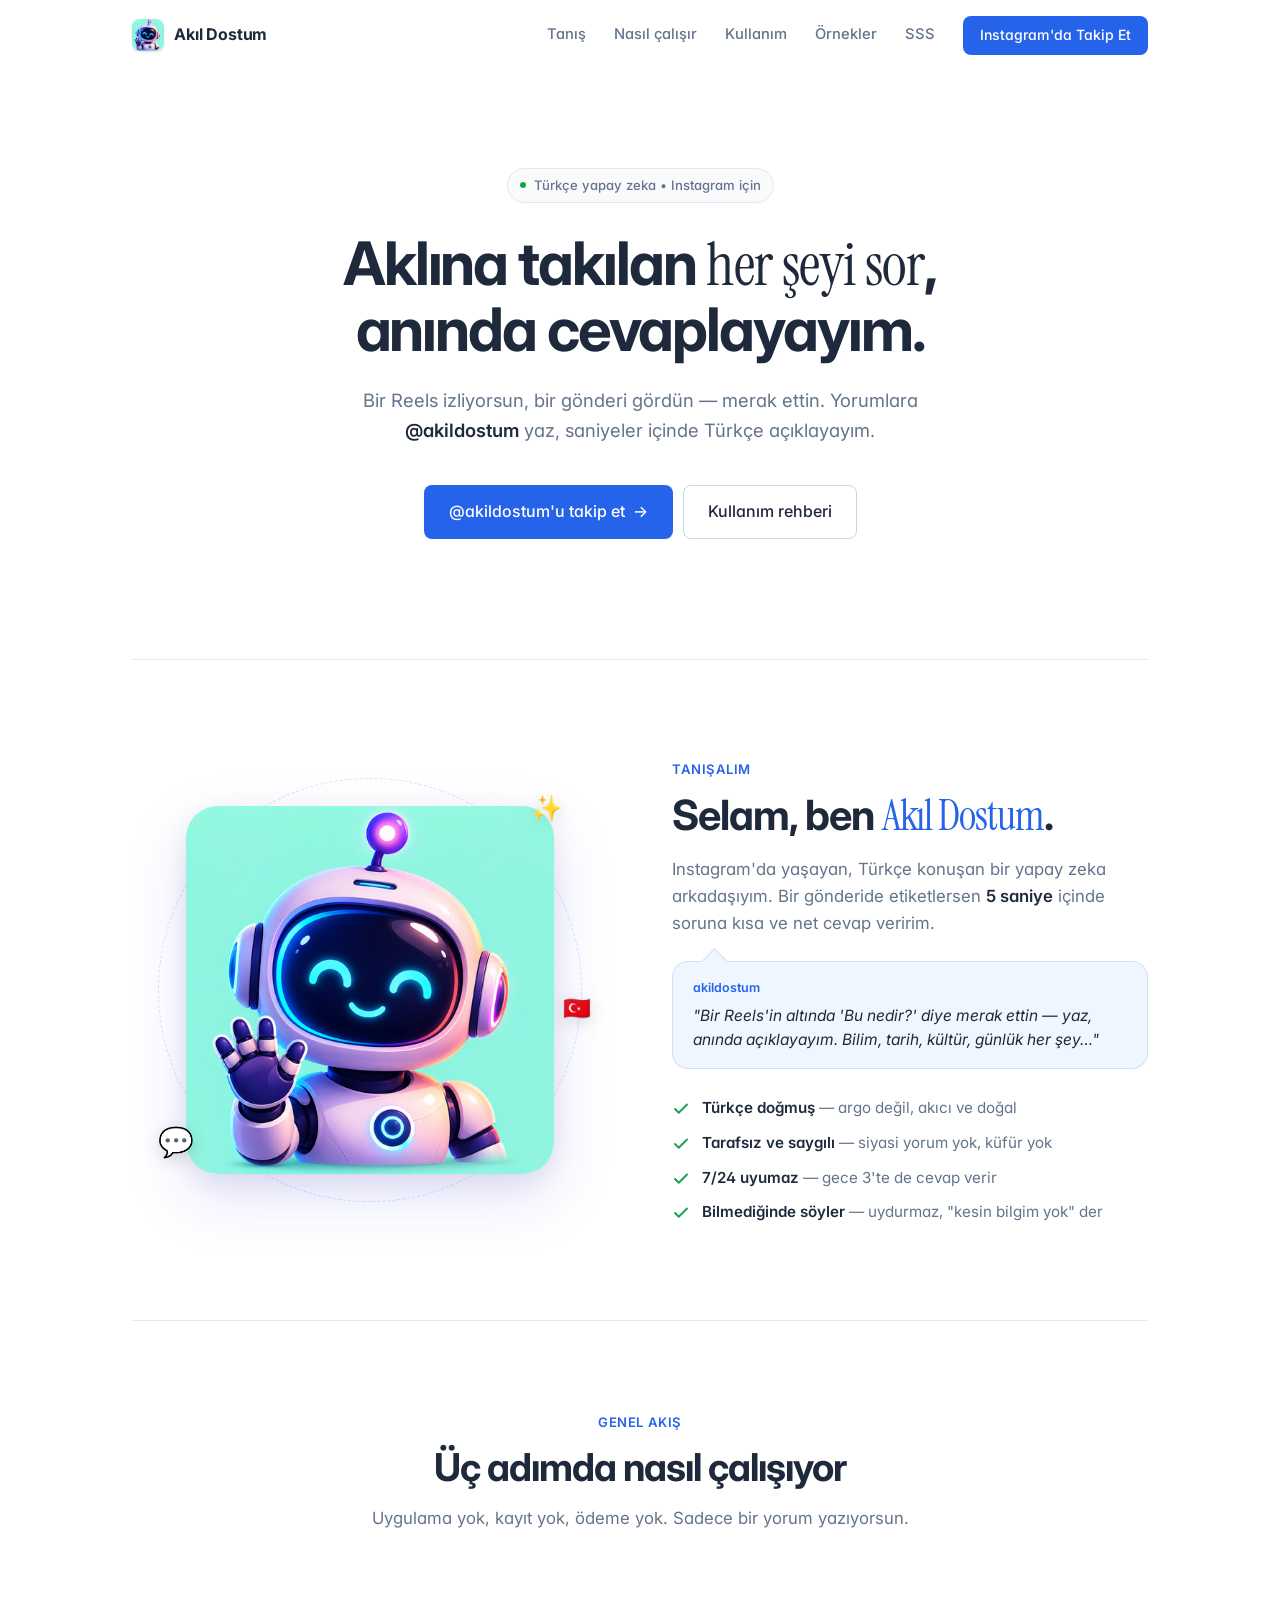
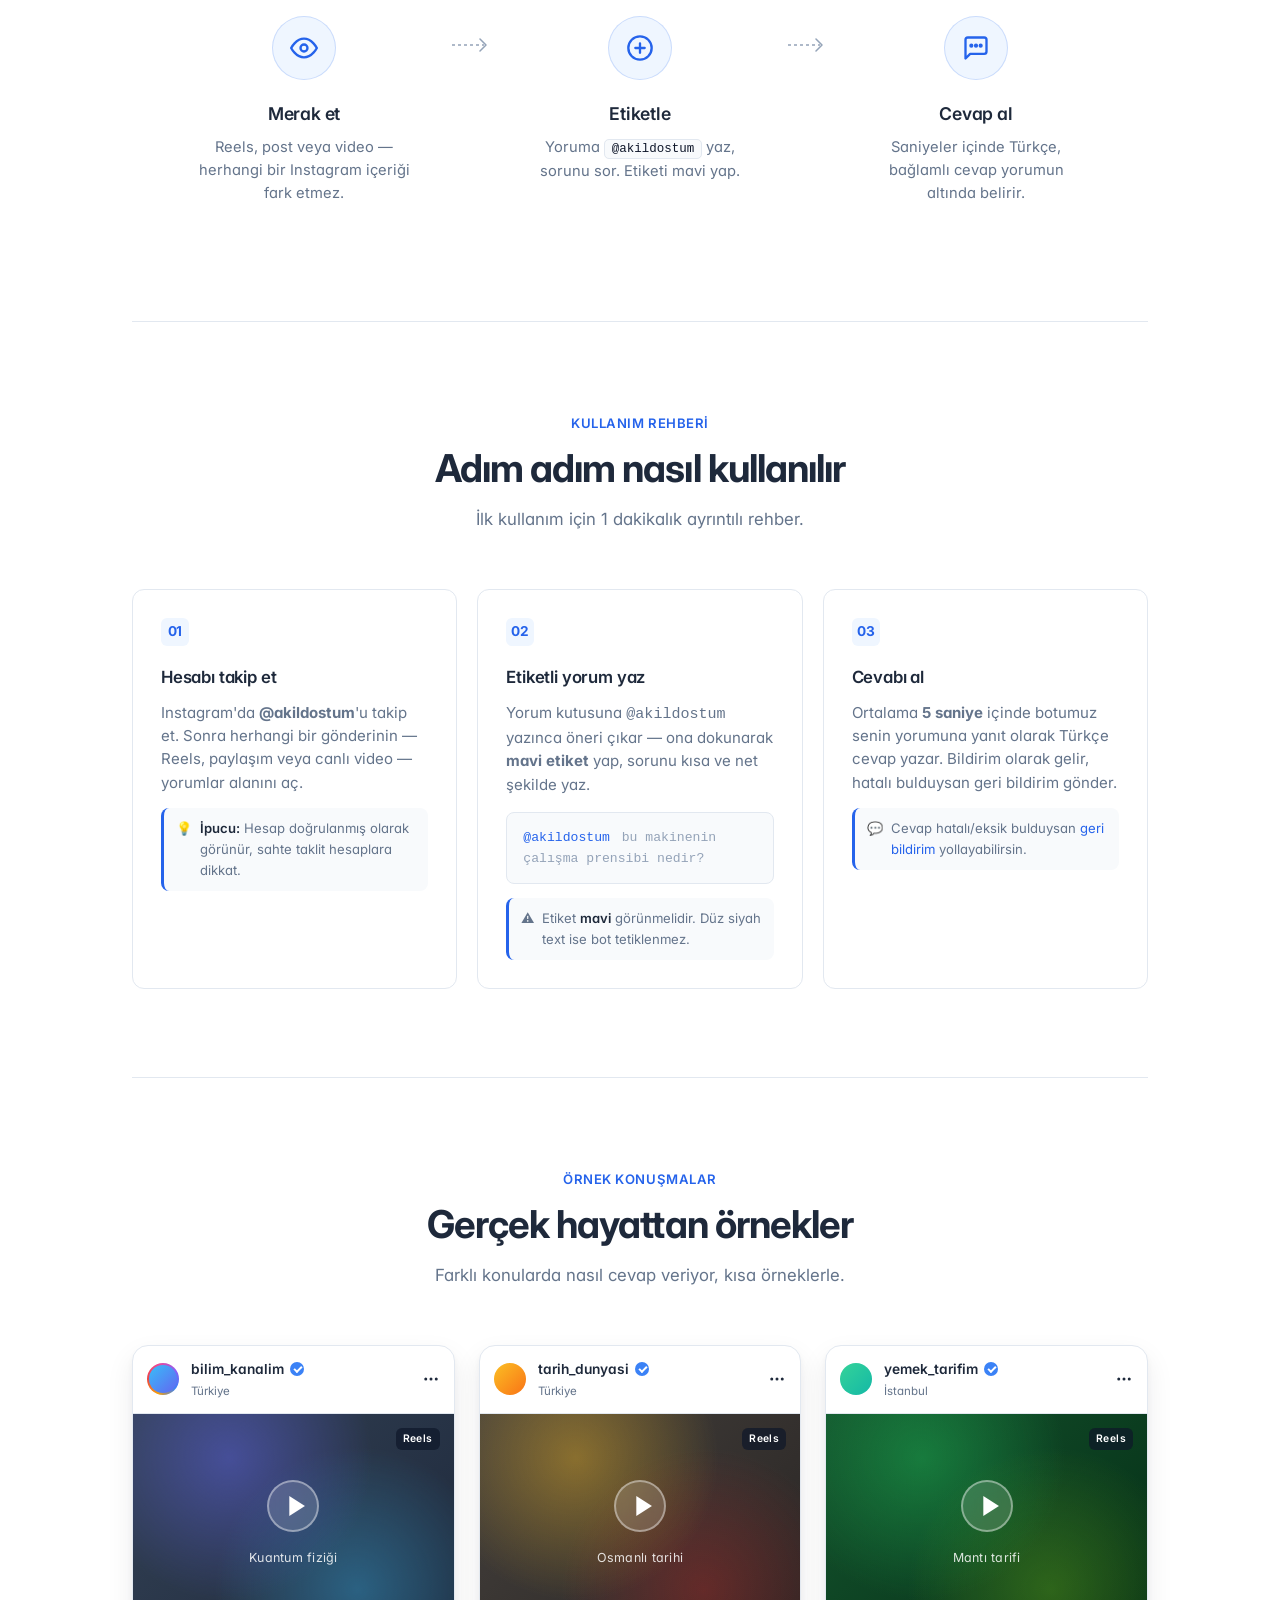
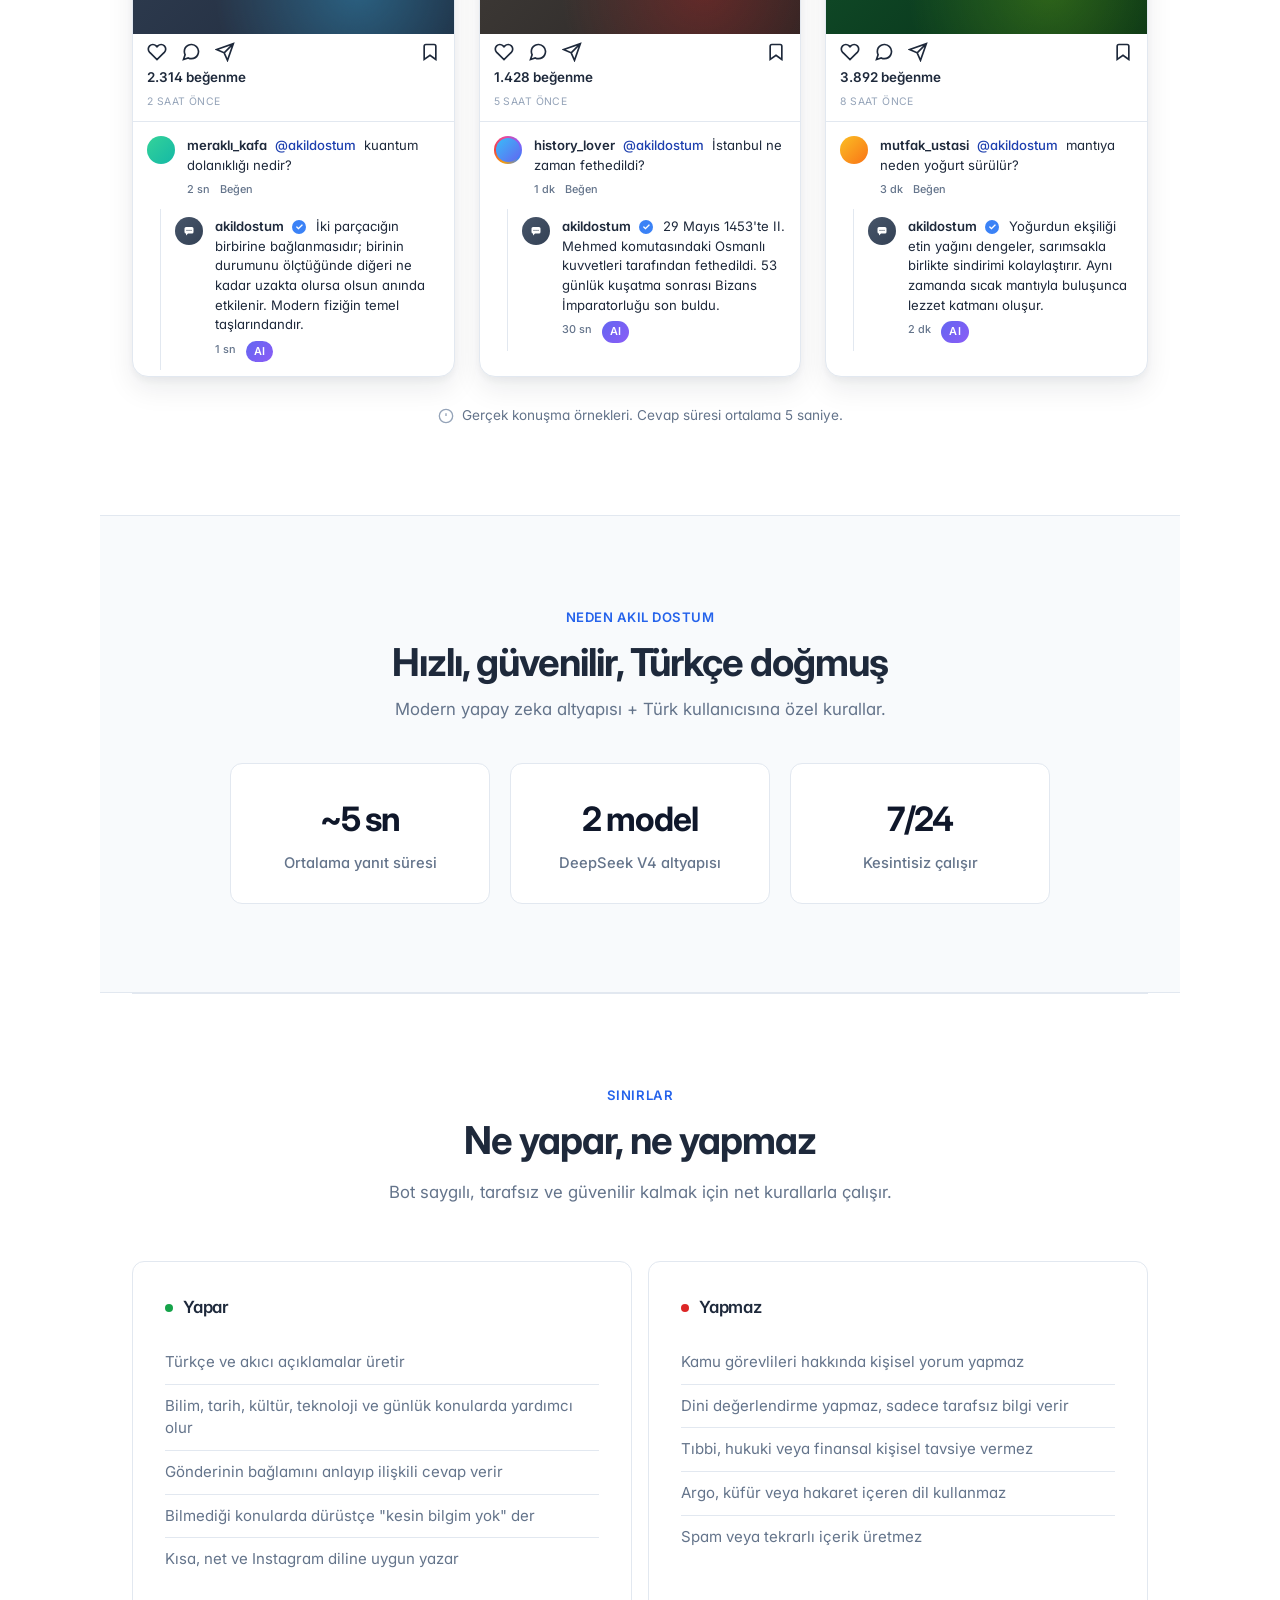
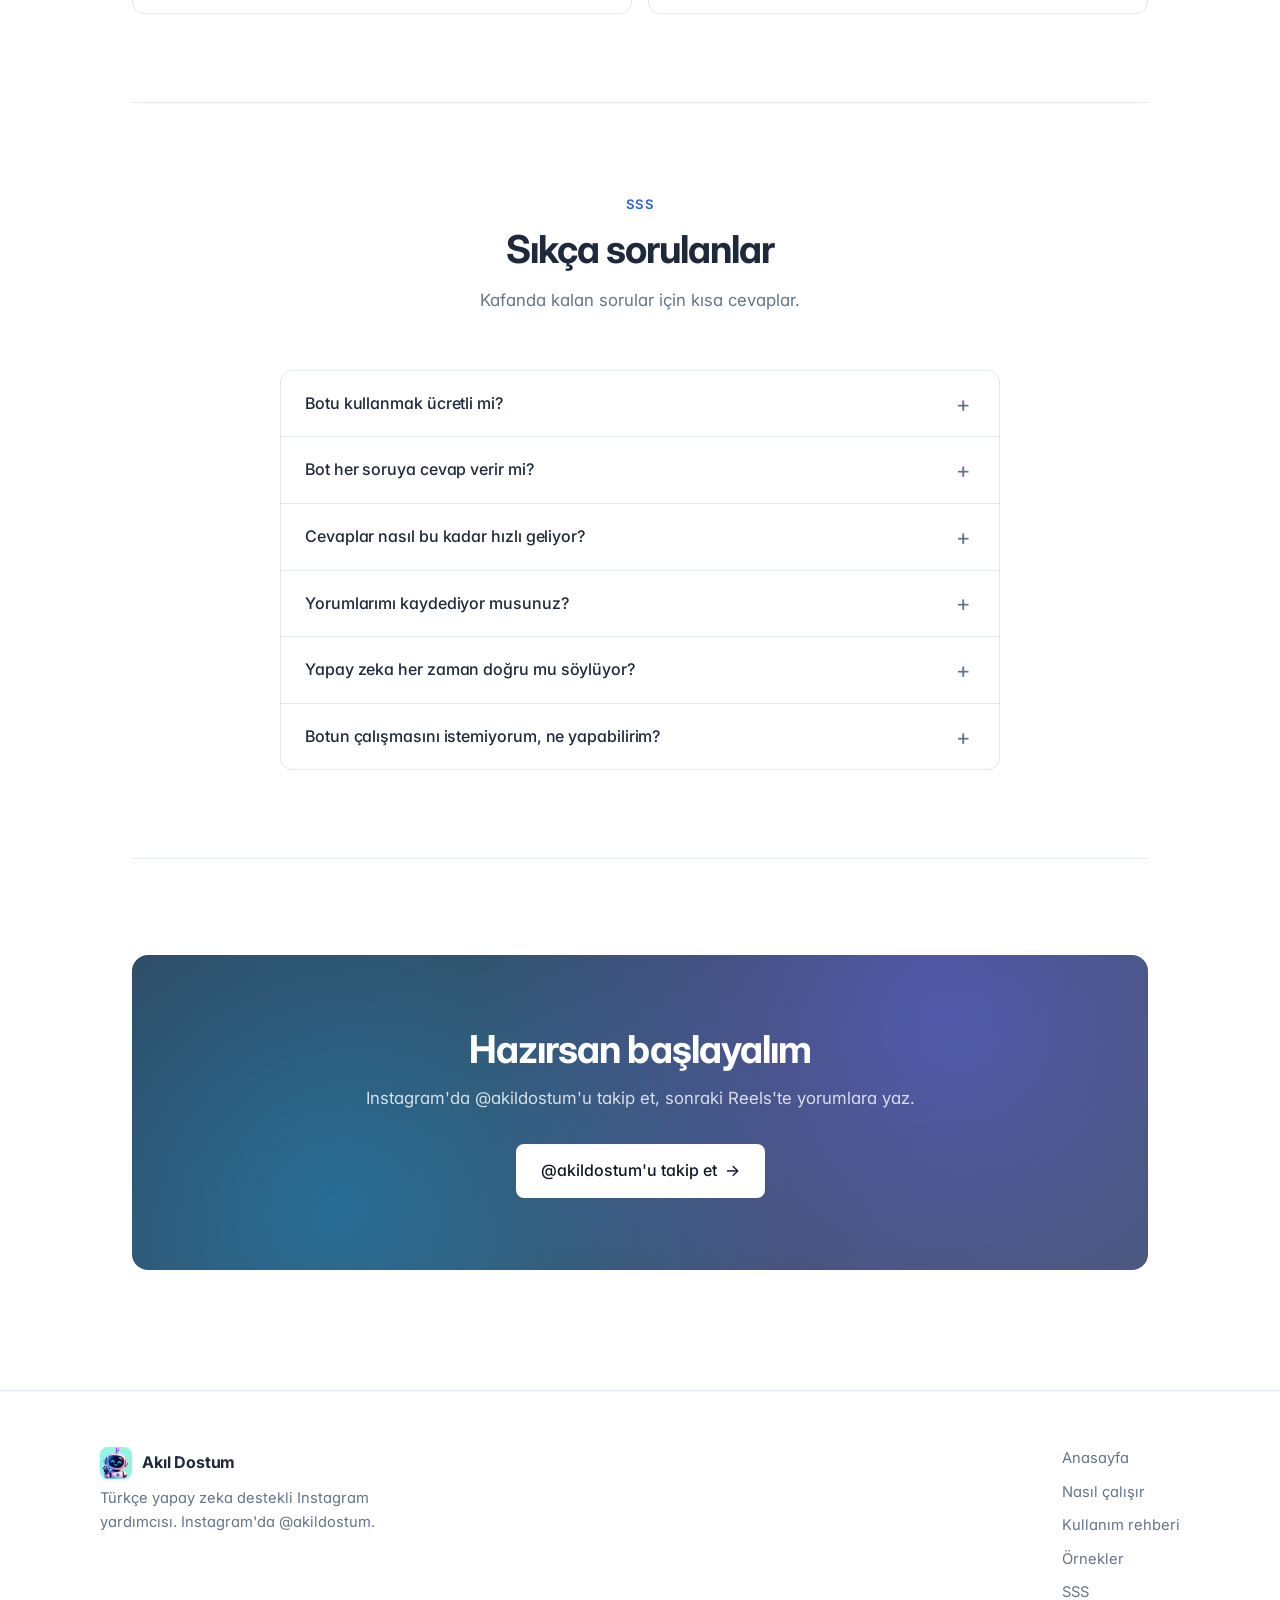
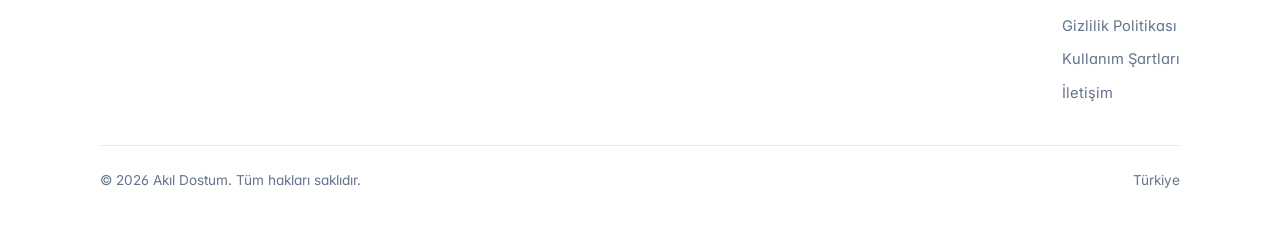
<file: index.html>
<!DOCTYPE html>
<html lang="tr">
<head>
  <meta charset="UTF-8" />
  <meta name="viewport" content="width=device-width, initial-scale=1.0" />
  <title>Akıl Dostum — Instagram için Türkçe yapay zeka</title>
  <meta name="description" content="Akıl Dostum, Instagram yorumlarında etiketlendiğinde sorularına anında Türkçe cevap veren yapay zeka destekli bir hesaptır." />
  <meta property="og:title" content="Akıl Dostum — Instagram için Türkçe yapay zeka" />
  <meta property="og:description" content="Bir gönderinin yorumlarında @akildostum etiketle, saniyeler içinde cevaplayalım." />
  <meta property="og:type" content="website" />
  <meta property="og:url" content="https://akildostum.com" />
  <link rel="icon" type="image/png" sizes="32x32" href="/favicon-32.png" />
  <link rel="icon" type="image/png" sizes="192x192" href="/favicon-192.png" />
  <link rel="apple-touch-icon" href="/apple-touch-icon.png" />
  <link rel="shortcut icon" href="/favicon.ico" />
  <link rel="stylesheet" href="/style.css" />
</head>
<body>
  <nav class="nav">
    <a href="/" class="brand">
      <img src="/favicon-96.png" class="brand-logo" alt="" width="32" height="32">
      <span class="brand-name">Akıl Dostum</span>
    </a>
    <div class="nav-links" id="navLinks">
      <a href="#tanis">Tanış</a>
      <a href="#nasil">Nasıl çalışır</a>
      <a href="#kullanim">Kullanım</a>
      <a href="#ornekler">Örnekler</a>
      <a href="#sikca-sorulan">SSS</a>
      <a href="https://www.instagram.com/akildostum?igsh=MXc4dTNrczE4OGdqZA%3D%3D&utm_source=qr" class="btn btn-primary">Instagram'da Takip Et</a>
    </div>
    <button class="nav-toggle" id="navToggle" aria-label="Menü" aria-expanded="false">
      <span></span><span></span><span></span>
    </button>
  </nav>

  <main>
    <section class="hero">
      <div class="hero-inner">
        <span class="eyebrow">
          <span class="dot"></span>
          Türkçe yapay zeka • Instagram için
        </span>
        <h1>Aklına takılan <em>her şeyi sor</em>, anında cevaplayayım.</h1>
        <p class="lead">
          Bir Reels izliyorsun, bir gönderi gördün — merak ettin. Yorumlara
          <strong>@akildostum</strong> yaz, saniyeler içinde Türkçe açıklayayım.
        </p>
        <div class="cta-row">
          <a href="https://www.instagram.com/akildostum?igsh=MXc4dTNrczE4OGdqZA%3D%3D&utm_source=qr" class="btn btn-primary btn-lg btn-arrow">
            @akildostum'u takip et
          </a>
          <a href="#kullanim" class="btn btn-ghost btn-lg">Kullanım rehberi</a>
        </div>
      </div>
    </section>

    <section id="tanis" class="meet">
      <div class="meet-grid">
        <div class="meet-visual">
          <div class="meet-orbit"></div>
          <div class="meet-orbit meet-orbit-2"></div>
          <div class="meet-glow"></div>
          <img src="/akildostum_mascot_512.png" alt="Akıl Dostum maskotu" width="380" height="380" class="meet-img" />
          <div class="meet-spark meet-spark-1">✨</div>
          <div class="meet-spark meet-spark-2">💬</div>
          <div class="meet-spark meet-spark-3">🇹🇷</div>
        </div>

        <div class="meet-content">
          <span class="section-eyebrow">Tanışalım</span>
          <h2>Selam, ben <em>Akıl Dostum</em>.</h2>
          <p class="meet-lead">
            Instagram'da yaşayan, Türkçe konuşan bir yapay zeka arkadaşıyım.
            Bir gönderide etiketlersen <strong>5 saniye</strong> içinde
            soruna kısa ve net cevap veririm.
          </p>

          <div class="meet-bubble">
            <span class="meet-bubble-author">akildostum</span>
            <p>"Bir Reels'in altında 'Bu nedir?' diye merak ettin — yaz, anında açıklayayım. Bilim, tarih, kültür, günlük her şey…"</p>
          </div>

          <ul class="meet-traits">
            <li>
              <svg width="18" height="18" viewBox="0 0 24 24" fill="none" stroke="currentColor" stroke-width="2.5" stroke-linecap="round" stroke-linejoin="round"><polyline points="20 6 9 17 4 12"/></svg>
              <span><strong>Türkçe doğmuş</strong> — argo değil, akıcı ve doğal</span>
            </li>
            <li>
              <svg width="18" height="18" viewBox="0 0 24 24" fill="none" stroke="currentColor" stroke-width="2.5" stroke-linecap="round" stroke-linejoin="round"><polyline points="20 6 9 17 4 12"/></svg>
              <span><strong>Tarafsız ve saygılı</strong> — siyasi yorum yok, küfür yok</span>
            </li>
            <li>
              <svg width="18" height="18" viewBox="0 0 24 24" fill="none" stroke="currentColor" stroke-width="2.5" stroke-linecap="round" stroke-linejoin="round"><polyline points="20 6 9 17 4 12"/></svg>
              <span><strong>7/24 uyumaz</strong> — gece 3'te de cevap verir</span>
            </li>
            <li>
              <svg width="18" height="18" viewBox="0 0 24 24" fill="none" stroke="currentColor" stroke-width="2.5" stroke-linecap="round" stroke-linejoin="round"><polyline points="20 6 9 17 4 12"/></svg>
              <span><strong>Bilmediğinde söyler</strong> — uydurmaz, "kesin bilgim yok" der</span>
            </li>
          </ul>
        </div>
      </div>
    </section>

    <section id="nasil" class="how">
      <div class="section-head">
        <span class="section-eyebrow">Genel akış</span>
        <h2>Üç adımda nasıl çalışıyor</h2>
        <p>Uygulama yok, kayıt yok, ödeme yok. Sadece bir yorum yazıyorsun.</p>
      </div>
      <div class="flow">
        <div class="flow-step">
          <div class="flow-icon">
            <svg width="28" height="28" viewBox="0 0 24 24" fill="none" stroke="currentColor" stroke-width="2" stroke-linecap="round" stroke-linejoin="round">
              <path d="M1 12s4-8 11-8 11 8 11 8-4 8-11 8-11-8-11-8z"/>
              <circle cx="12" cy="12" r="3"/>
            </svg>
          </div>
          <h3>Merak et</h3>
          <p>Reels, post veya video — herhangi bir Instagram içeriği fark etmez.</p>
        </div>

        <div class="flow-connector">
          <svg width="40" height="14" viewBox="0 0 40 14" fill="none">
            <path d="M0 7 H32" stroke="currentColor" stroke-width="1.5" stroke-dasharray="3 3"/>
            <path d="M28 1 L34 7 L28 13" stroke="currentColor" stroke-width="1.5" stroke-linecap="round" stroke-linejoin="round" fill="none"/>
          </svg>
        </div>

        <div class="flow-step">
          <div class="flow-icon">
            <svg width="28" height="28" viewBox="0 0 24 24" fill="none" stroke="currentColor" stroke-width="2" stroke-linecap="round" stroke-linejoin="round">
              <circle cx="12" cy="12" r="10"/>
              <path d="M12 8v8M8 12h8"/>
            </svg>
          </div>
          <h3>Etiketle</h3>
          <p>Yoruma <code>@akildostum</code> yaz, sorunu sor. Etiketi mavi yap.</p>
        </div>

        <div class="flow-connector">
          <svg width="40" height="14" viewBox="0 0 40 14" fill="none">
            <path d="M0 7 H32" stroke="currentColor" stroke-width="1.5" stroke-dasharray="3 3"/>
            <path d="M28 1 L34 7 L28 13" stroke="currentColor" stroke-width="1.5" stroke-linecap="round" stroke-linejoin="round" fill="none"/>
          </svg>
        </div>

        <div class="flow-step">
          <div class="flow-icon">
            <svg width="28" height="28" viewBox="0 0 24 24" fill="none" stroke="currentColor" stroke-width="2" stroke-linecap="round" stroke-linejoin="round">
              <path d="M21 15a2 2 0 0 1-2 2H7l-4 4V5a2 2 0 0 1 2-2h14a2 2 0 0 1 2 2z"/>
              <circle cx="8" cy="10" r="0.8" fill="currentColor"/>
              <circle cx="12" cy="10" r="0.8" fill="currentColor"/>
              <circle cx="16" cy="10" r="0.8" fill="currentColor"/>
            </svg>
          </div>
          <h3>Cevap al</h3>
          <p>Saniyeler içinde Türkçe, bağlamlı cevap yorumun altında belirir.</p>
        </div>
      </div>
    </section>

    <section id="kullanim" class="guide">
      <div class="section-head">
        <span class="section-eyebrow">Kullanım rehberi</span>
        <h2>Adım adım nasıl kullanılır</h2>
        <p>İlk kullanım için 1 dakikalık ayrıntılı rehber.</p>
      </div>
      <div class="guide-grid">
        <article class="guide-card">
          <div class="guide-num">01</div>
          <h3>Hesabı takip et</h3>
          <p>Instagram'da <strong>@akildostum</strong>'u takip et. Sonra herhangi bir gönderinin — Reels, paylaşım veya canlı video — yorumlar alanını aç.</p>
          <div class="guide-tip">
            <span>💡</span>
            <span><strong>İpucu:</strong> Hesap doğrulanmış olarak görünür, sahte taklit hesaplara dikkat.</span>
          </div>
        </article>

        <article class="guide-card">
          <div class="guide-num">02</div>
          <h3>Etiketli yorum yaz</h3>
          <p>Yorum kutusuna <code>@akildostum</code> yazınca öneri çıkar — ona dokunarak <strong>mavi etiket</strong> yap, sorunu kısa ve net şekilde yaz.</p>
          <div class="guide-visual">
            <span class="mention">@akildostum</span> <span class="placeholder">bu makinenin çalışma prensibi nedir?</span>
          </div>
          <div class="guide-tip">
            <span>⚠️</span>
            <span>Etiket <strong>mavi</strong> görünmelidir. Düz siyah text ise bot tetiklenmez.</span>
          </div>
        </article>

        <article class="guide-card">
          <div class="guide-num">03</div>
          <h3>Cevabı al</h3>
          <p>Ortalama <strong>5 saniye</strong> içinde botumuz senin yorumuna yanıt olarak Türkçe cevap yazar. Bildirim olarak gelir, hatalı bulduysan geri bildirim gönder.</p>
          <div class="guide-tip">
            <span>💬</span>
            <span>Cevap hatalı/eksik bulduysan <a href="mailto:galaxiskey@gmail.com">geri bildirim</a> yollayabilirsin.</span>
          </div>
        </article>
      </div>
    </section>

    <section id="ornekler" class="example">
      <div class="section-head">
        <span class="section-eyebrow">Örnek konuşmalar</span>
        <h2>Gerçek hayattan örnekler</h2>
        <p>Farklı konularda nasıl cevap veriyor, kısa örneklerle.</p>
      </div>

      <div class="post-grid">

        <!-- BILIM -->
        <article class="post-card mini">
          <header class="post-header">
            <div class="avatar avatar-grad-a"></div>
            <div class="post-meta">
              <div class="post-username">bilim_kanalim <span class="verified-dot"></span></div>
              <div class="post-sub">Türkiye</div>
            </div>
            <div class="post-more">
              <svg width="18" height="18" viewBox="0 0 24 24" fill="currentColor"><circle cx="5" cy="12" r="2"/><circle cx="12" cy="12" r="2"/><circle cx="19" cy="12" r="2"/></svg>
            </div>
          </header>
          <div class="post-visual">
            <div class="visual-bg"></div>
            <div class="visual-content">
              <div class="play-icon">
                <svg viewBox="0 0 24 24" fill="white"><path d="M8 5v14l11-7z"/></svg>
              </div>
              <span class="visual-label">Kuantum fiziği</span>
            </div>
            <div class="visual-badge">Reels</div>
          </div>
          <div class="post-actions">
            <div class="actions-left">
              <svg viewBox="0 0 24 24" fill="none" stroke="currentColor" stroke-width="2"><path d="M20.84 4.61a5.5 5.5 0 0 0-7.78 0L12 5.67l-1.06-1.06a5.5 5.5 0 0 0-7.78 7.78l1.06 1.06L12 21.23l7.78-7.78 1.06-1.06a5.5 5.5 0 0 0 0-7.78z"/></svg>
              <svg viewBox="0 0 24 24" fill="none" stroke="currentColor" stroke-width="2"><path d="M21 11.5a8.38 8.38 0 0 1-.9 3.8 8.5 8.5 0 0 1-7.6 4.7 8.38 8.38 0 0 1-3.8-.9L3 21l1.9-5.7a8.38 8.38 0 0 1-.9-3.8 8.5 8.5 0 0 1 4.7-7.6 8.38 8.38 0 0 1 3.8-.9h.5a8.48 8.48 0 0 1 8 8v.5z"/></svg>
              <svg viewBox="0 0 24 24" fill="none" stroke="currentColor" stroke-width="2"><path d="M22 2L11 13M22 2l-7 20-4-9-9-4 20-7z"/></svg>
            </div>
            <svg viewBox="0 0 24 24" fill="none" stroke="currentColor" stroke-width="2"><path d="M19 21l-7-5-7 5V5a2 2 0 0 1 2-2h10a2 2 0 0 1 2 2z"/></svg>
          </div>
          <div class="post-stats">
            <strong>2.314 beğenme</strong>
            <span class="post-time">2 SAAT ÖNCE</span>
          </div>
          <div class="comments">
            <div class="comment">
              <div class="avatar avatar-grad-b"></div>
              <div class="comment-body">
                <p class="comment-text">
                  <strong>meraklı_kafa</strong>
                  <a class="mention" href="#">@akildostum</a> kuantum dolanıklığı nedir?
                </p>
                <div class="comment-meta"><span>2 sn</span><span>Beğen</span></div>
              </div>
            </div>
            <div class="comment comment-reply">
              <div class="avatar avatar-bot">
                <svg viewBox="0 0 32 32"><path d="M7 11 Q7 8 10 8 L22 8 Q25 8 25 11 L25 18 Q25 21 22 21 L14 21 L10 25 L10 21 Q7 21 7 18 Z" fill="#fff"/><circle cx="12" cy="14.5" r="1.25" fill="#334155"/><circle cx="16" cy="14.5" r="1.25" fill="#334155"/><circle cx="20" cy="14.5" r="1.25" fill="#334155"/></svg>
              </div>
              <div class="comment-body">
                <p class="comment-text">
                  <strong>akildostum</strong> <span class="badge-verified">✓</span>
                  İki parçacığın birbirine bağlanmasıdır; birinin durumunu ölçtüğünde diğeri ne kadar uzakta olursa olsun anında etkilenir. Modern fiziğin temel taşlarındandır.
                </p>
                <div class="comment-meta"><span>1 sn</span><span class="ai-badge">AI</span></div>
              </div>
            </div>
          </div>
        </article>

        <!-- TARIH -->
        <article class="post-card mini">
          <header class="post-header">
            <div class="avatar avatar-grad-c"></div>
            <div class="post-meta">
              <div class="post-username">tarih_dunyasi <span class="verified-dot"></span></div>
              <div class="post-sub">Türkiye</div>
            </div>
            <div class="post-more">
              <svg width="18" height="18" viewBox="0 0 24 24" fill="currentColor"><circle cx="5" cy="12" r="2"/><circle cx="12" cy="12" r="2"/><circle cx="19" cy="12" r="2"/></svg>
            </div>
          </header>
          <div class="post-visual">
            <div class="visual-bg theme-history"></div>
            <div class="visual-content">
              <div class="play-icon">
                <svg viewBox="0 0 24 24" fill="white"><path d="M8 5v14l11-7z"/></svg>
              </div>
              <span class="visual-label">Osmanlı tarihi</span>
            </div>
            <div class="visual-badge">Reels</div>
          </div>
          <div class="post-actions">
            <div class="actions-left">
              <svg viewBox="0 0 24 24" fill="none" stroke="currentColor" stroke-width="2"><path d="M20.84 4.61a5.5 5.5 0 0 0-7.78 0L12 5.67l-1.06-1.06a5.5 5.5 0 0 0-7.78 7.78l1.06 1.06L12 21.23l7.78-7.78 1.06-1.06a5.5 5.5 0 0 0 0-7.78z"/></svg>
              <svg viewBox="0 0 24 24" fill="none" stroke="currentColor" stroke-width="2"><path d="M21 11.5a8.38 8.38 0 0 1-.9 3.8 8.5 8.5 0 0 1-7.6 4.7 8.38 8.38 0 0 1-3.8-.9L3 21l1.9-5.7a8.38 8.38 0 0 1-.9-3.8 8.5 8.5 0 0 1 4.7-7.6 8.38 8.38 0 0 1 3.8-.9h.5a8.48 8.48 0 0 1 8 8v.5z"/></svg>
              <svg viewBox="0 0 24 24" fill="none" stroke="currentColor" stroke-width="2"><path d="M22 2L11 13M22 2l-7 20-4-9-9-4 20-7z"/></svg>
            </div>
            <svg viewBox="0 0 24 24" fill="none" stroke="currentColor" stroke-width="2"><path d="M19 21l-7-5-7 5V5a2 2 0 0 1 2-2h10a2 2 0 0 1 2 2z"/></svg>
          </div>
          <div class="post-stats">
            <strong>1.428 beğenme</strong>
            <span class="post-time">5 SAAT ÖNCE</span>
          </div>
          <div class="comments">
            <div class="comment">
              <div class="avatar avatar-grad-a"></div>
              <div class="comment-body">
                <p class="comment-text">
                  <strong>history_lover</strong>
                  <a class="mention" href="#">@akildostum</a> İstanbul ne zaman fethedildi?
                </p>
                <div class="comment-meta"><span>1 dk</span><span>Beğen</span></div>
              </div>
            </div>
            <div class="comment comment-reply">
              <div class="avatar avatar-bot">
                <svg viewBox="0 0 32 32"><path d="M7 11 Q7 8 10 8 L22 8 Q25 8 25 11 L25 18 Q25 21 22 21 L14 21 L10 25 L10 21 Q7 21 7 18 Z" fill="#fff"/><circle cx="12" cy="14.5" r="1.25" fill="#334155"/><circle cx="16" cy="14.5" r="1.25" fill="#334155"/><circle cx="20" cy="14.5" r="1.25" fill="#334155"/></svg>
              </div>
              <div class="comment-body">
                <p class="comment-text">
                  <strong>akildostum</strong> <span class="badge-verified">✓</span>
                  29 Mayıs 1453'te II. Mehmed komutasındaki Osmanlı kuvvetleri tarafından fethedildi. 53 günlük kuşatma sonrası Bizans İmparatorluğu son buldu.
                </p>
                <div class="comment-meta"><span>30 sn</span><span class="ai-badge">AI</span></div>
              </div>
            </div>
          </div>
        </article>

        <!-- PRATIK / GUNLUK -->
        <article class="post-card mini">
          <header class="post-header">
            <div class="avatar avatar-grad-b"></div>
            <div class="post-meta">
              <div class="post-username">yemek_tarifim <span class="verified-dot"></span></div>
              <div class="post-sub">İstanbul</div>
            </div>
            <div class="post-more">
              <svg width="18" height="18" viewBox="0 0 24 24" fill="currentColor"><circle cx="5" cy="12" r="2"/><circle cx="12" cy="12" r="2"/><circle cx="19" cy="12" r="2"/></svg>
            </div>
          </header>
          <div class="post-visual">
            <div class="visual-bg theme-practical"></div>
            <div class="visual-content">
              <div class="play-icon">
                <svg viewBox="0 0 24 24" fill="white"><path d="M8 5v14l11-7z"/></svg>
              </div>
              <span class="visual-label">Mantı tarifi</span>
            </div>
            <div class="visual-badge">Reels</div>
          </div>
          <div class="post-actions">
            <div class="actions-left">
              <svg viewBox="0 0 24 24" fill="none" stroke="currentColor" stroke-width="2"><path d="M20.84 4.61a5.5 5.5 0 0 0-7.78 0L12 5.67l-1.06-1.06a5.5 5.5 0 0 0-7.78 7.78l1.06 1.06L12 21.23l7.78-7.78 1.06-1.06a5.5 5.5 0 0 0 0-7.78z"/></svg>
              <svg viewBox="0 0 24 24" fill="none" stroke="currentColor" stroke-width="2"><path d="M21 11.5a8.38 8.38 0 0 1-.9 3.8 8.5 8.5 0 0 1-7.6 4.7 8.38 8.38 0 0 1-3.8-.9L3 21l1.9-5.7a8.38 8.38 0 0 1-.9-3.8 8.5 8.5 0 0 1 4.7-7.6 8.38 8.38 0 0 1 3.8-.9h.5a8.48 8.48 0 0 1 8 8v.5z"/></svg>
              <svg viewBox="0 0 24 24" fill="none" stroke="currentColor" stroke-width="2"><path d="M22 2L11 13M22 2l-7 20-4-9-9-4 20-7z"/></svg>
            </div>
            <svg viewBox="0 0 24 24" fill="none" stroke="currentColor" stroke-width="2"><path d="M19 21l-7-5-7 5V5a2 2 0 0 1 2-2h10a2 2 0 0 1 2 2z"/></svg>
          </div>
          <div class="post-stats">
            <strong>3.892 beğenme</strong>
            <span class="post-time">8 SAAT ÖNCE</span>
          </div>
          <div class="comments">
            <div class="comment">
              <div class="avatar avatar-grad-c"></div>
              <div class="comment-body">
                <p class="comment-text">
                  <strong>mutfak_ustasi</strong>
                  <a class="mention" href="#">@akildostum</a> mantıya neden yoğurt sürülür?
                </p>
                <div class="comment-meta"><span>3 dk</span><span>Beğen</span></div>
              </div>
            </div>
            <div class="comment comment-reply">
              <div class="avatar avatar-bot">
                <svg viewBox="0 0 32 32"><path d="M7 11 Q7 8 10 8 L22 8 Q25 8 25 11 L25 18 Q25 21 22 21 L14 21 L10 25 L10 21 Q7 21 7 18 Z" fill="#fff"/><circle cx="12" cy="14.5" r="1.25" fill="#334155"/><circle cx="16" cy="14.5" r="1.25" fill="#334155"/><circle cx="20" cy="14.5" r="1.25" fill="#334155"/></svg>
              </div>
              <div class="comment-body">
                <p class="comment-text">
                  <strong>akildostum</strong> <span class="badge-verified">✓</span>
                  Yoğurdun ekşiliği etin yağını dengeler, sarımsakla birlikte sindirimi kolaylaştırır. Aynı zamanda sıcak mantıyla buluşunca lezzet katmanı oluşur.
                </p>
                <div class="comment-meta"><span>2 dk</span><span class="ai-badge">AI</span></div>
              </div>
            </div>
          </div>
        </article>

      </div>

      <div class="example-note">
        <svg width="16" height="16" viewBox="0 0 24 24" fill="none" stroke="currentColor" stroke-width="2"><circle cx="12" cy="12" r="10"/><line x1="12" y1="8" x2="12" y2="12"/><line x1="12" y1="16" x2="12.01" y2="16"/></svg>
        <span>Gerçek konuşma örnekleri. Cevap süresi ortalama 5 saniye.</span>
      </div>
    </section>

    <section class="trust">
      <div class="section-head">
        <span class="section-eyebrow">Neden Akıl Dostum</span>
        <h2>Hızlı, güvenilir, Türkçe doğmuş</h2>
        <p>Modern yapay zeka altyapısı + Türk kullanıcısına özel kurallar.</p>
      </div>
      <div class="trust-grid">
        <div class="trust-item">
          <div class="num">~5 sn</div>
          <div class="label">Ortalama yanıt süresi</div>
        </div>
        <div class="trust-item">
          <div class="num">2 model</div>
          <div class="label">DeepSeek V4 altyapısı</div>
        </div>
        <div class="trust-item">
          <div class="num">7/24</div>
          <div class="label">Kesintisiz çalışır</div>
        </div>
      </div>
    </section>

    <section class="features">
      <div class="section-head">
        <span class="section-eyebrow">Sınırlar</span>
        <h2>Ne yapar, ne yapmaz</h2>
        <p>Bot saygılı, tarafsız ve güvenilir kalmak için net kurallarla çalışır.</p>
      </div>
      <div class="features-grid">
        <div class="feat feat-yes">
          <h3>Yapar</h3>
          <ul>
            <li>Türkçe ve akıcı açıklamalar üretir</li>
            <li>Bilim, tarih, kültür, teknoloji ve günlük konularda yardımcı olur</li>
            <li>Gönderinin bağlamını anlayıp ilişkili cevap verir</li>
            <li>Bilmediği konularda dürüstçe "kesin bilgim yok" der</li>
            <li>Kısa, net ve Instagram diline uygun yazar</li>
          </ul>
        </div>
        <div class="feat feat-no">
          <h3>Yapmaz</h3>
          <ul>
            <li>Kamu görevlileri hakkında kişisel yorum yapmaz</li>
            <li>Dini değerlendirme yapmaz, sadece tarafsız bilgi verir</li>
            <li>Tıbbi, hukuki veya finansal kişisel tavsiye vermez</li>
            <li>Argo, küfür veya hakaret içeren dil kullanmaz</li>
            <li>Spam veya tekrarlı içerik üretmez</li>
          </ul>
        </div>
      </div>
    </section>

    <section id="sikca-sorulan" class="faq">
      <div class="section-head">
        <span class="section-eyebrow">SSS</span>
        <h2>Sıkça sorulanlar</h2>
        <p>Kafanda kalan sorular için kısa cevaplar.</p>
      </div>
      <div class="faq-list">
        <details class="faq-item">
          <summary>Botu kullanmak ücretli mi?</summary>
          <p>Hayır. Akıl Dostum'u Instagram'da etiketleyerek ücretsiz kullanabilirsin. Hesabımızın işletim maliyetlerini biz karşılıyoruz.</p>
        </details>
        <details class="faq-item">
          <summary>Bot her soruya cevap verir mi?</summary>
          <p>Çoğu soruya verir. Ancak siyasi figürler, dini değerlendirme, küfür/hakaret veya kişisel tıbbi-hukuki-finansal tavsiye gerektiren sorularda kibarca cevap vermeyi reddeder ve tarafsız kalır.</p>
        </details>
        <details class="faq-item">
          <summary>Cevaplar nasıl bu kadar hızlı geliyor?</summary>
          <p>Botun arkasında DeepSeek V4 yapay zeka modeli çalışır — düşük gecikme ve yüksek eşzamanlılık için optimize edilmiştir. Yoğun anlarda saniyeler içinde Türkçe cevap üretir.</p>
        </details>
        <details class="faq-item">
          <summary>Yorumlarımı kaydediyor musunuz?</summary>
          <p>Yorum metnini ve kullanıcı adını yalnızca cevap üretmek için kullanıyor, en fazla 30 gün loglarda tutuyoruz. Reklam, pazarlama veya analiz amacıyla hiçbir üçüncü tarafa satmıyoruz. Detay için <a href="/privacy.html">Gizlilik Politikası</a>.</p>
        </details>
        <details class="faq-item">
          <summary>Yapay zeka her zaman doğru mu söylüyor?</summary>
          <p>Hayır, bot bilgi kesim tarihi ve modelin sınırları nedeniyle yanlış veya güncel olmayan bilgi verebilir. Önemli kararlar için verdiği bilgiyi mutlaka bağımsız kaynaklardan doğrulamanı öneriyoruz.</p>
        </details>
        <details class="faq-item">
          <summary>Botun çalışmasını istemiyorum, ne yapabilirim?</summary>
          <p>Instagram'da @akildostum hesabını engelleyebilirsin; o andan itibaren yorumlarına yanıt verilmez. Ayrıca <a href="mailto:galaxiskey@gmail.com">e-posta</a> ile veri silme talebinde bulunabilirsin (KVKK Madde 11).</p>
        </details>
      </div>
    </section>

    <section class="cta">
      <div class="cta-inner">
        <h2>Hazırsan başlayalım</h2>
        <p>Instagram'da @akildostum'u takip et, sonraki Reels'te yorumlara yaz.</p>
        <a href="https://www.instagram.com/akildostum?igsh=MXc4dTNrczE4OGdqZA%3D%3D&utm_source=qr" class="btn btn-primary btn-lg btn-arrow">
          @akildostum'u takip et
        </a>
      </div>
    </section>
  </main>

  <footer>
    <div class="footer-inner">
      <div class="footer-brand">
        <a href="/" class="brand">
          <img src="/favicon-96.png" class="brand-logo" alt="" width="32" height="32">
          <span class="brand-name">Akıl Dostum</span>
        </a>
        <p>Türkçe yapay zeka destekli Instagram yardımcısı. Instagram'da @akildostum.</p>
      </div>
      <div class="footer-links">
        <a href="/">Anasayfa</a>
        <a href="#nasil">Nasıl çalışır</a>
        <a href="#kullanim">Kullanım rehberi</a>
        <a href="#ornekler">Örnekler</a>
        <a href="#sikca-sorulan">SSS</a>
        <a href="/privacy.html">Gizlilik Politikası</a>
        <a href="/terms.html">Kullanım Şartları</a>
        <a href="mailto:galaxiskey@gmail.com">İletişim</a>
      </div>
    </div>
    <div class="footer-bottom">
      <span class="muted">© 2026 Akıl Dostum. Tüm hakları saklıdır.</span>
      <span class="muted">Türkiye</span>
    </div>
  </footer>

  <script>
    // FAQ accordion: aynı anda yalnız bir soru açık kalsın
    document.querySelectorAll('.faq-item').forEach((item) => {
      item.addEventListener('toggle', () => {
        if (item.open) {
          document.querySelectorAll('.faq-item').forEach((other) => {
            if (other !== item && other.open) other.open = false;
          });
        }
      });
    });

    // Mobil hamburger menü
    const navToggle = document.getElementById('navToggle');
    const navLinks = document.getElementById('navLinks');
    if (navToggle && navLinks) {
      navToggle.addEventListener('click', () => {
        const open = navLinks.classList.toggle('open');
        navToggle.classList.toggle('open', open);
        navToggle.setAttribute('aria-expanded', open ? 'true' : 'false');
      });
      // Menüden bir linke tıklayınca kapansın
      navLinks.querySelectorAll('a').forEach((a) => {
        a.addEventListener('click', () => {
          navLinks.classList.remove('open');
          navToggle.classList.remove('open');
          navToggle.setAttribute('aria-expanded', 'false');
        });
      });
    }
  </script>
</body>
</html>
</file>
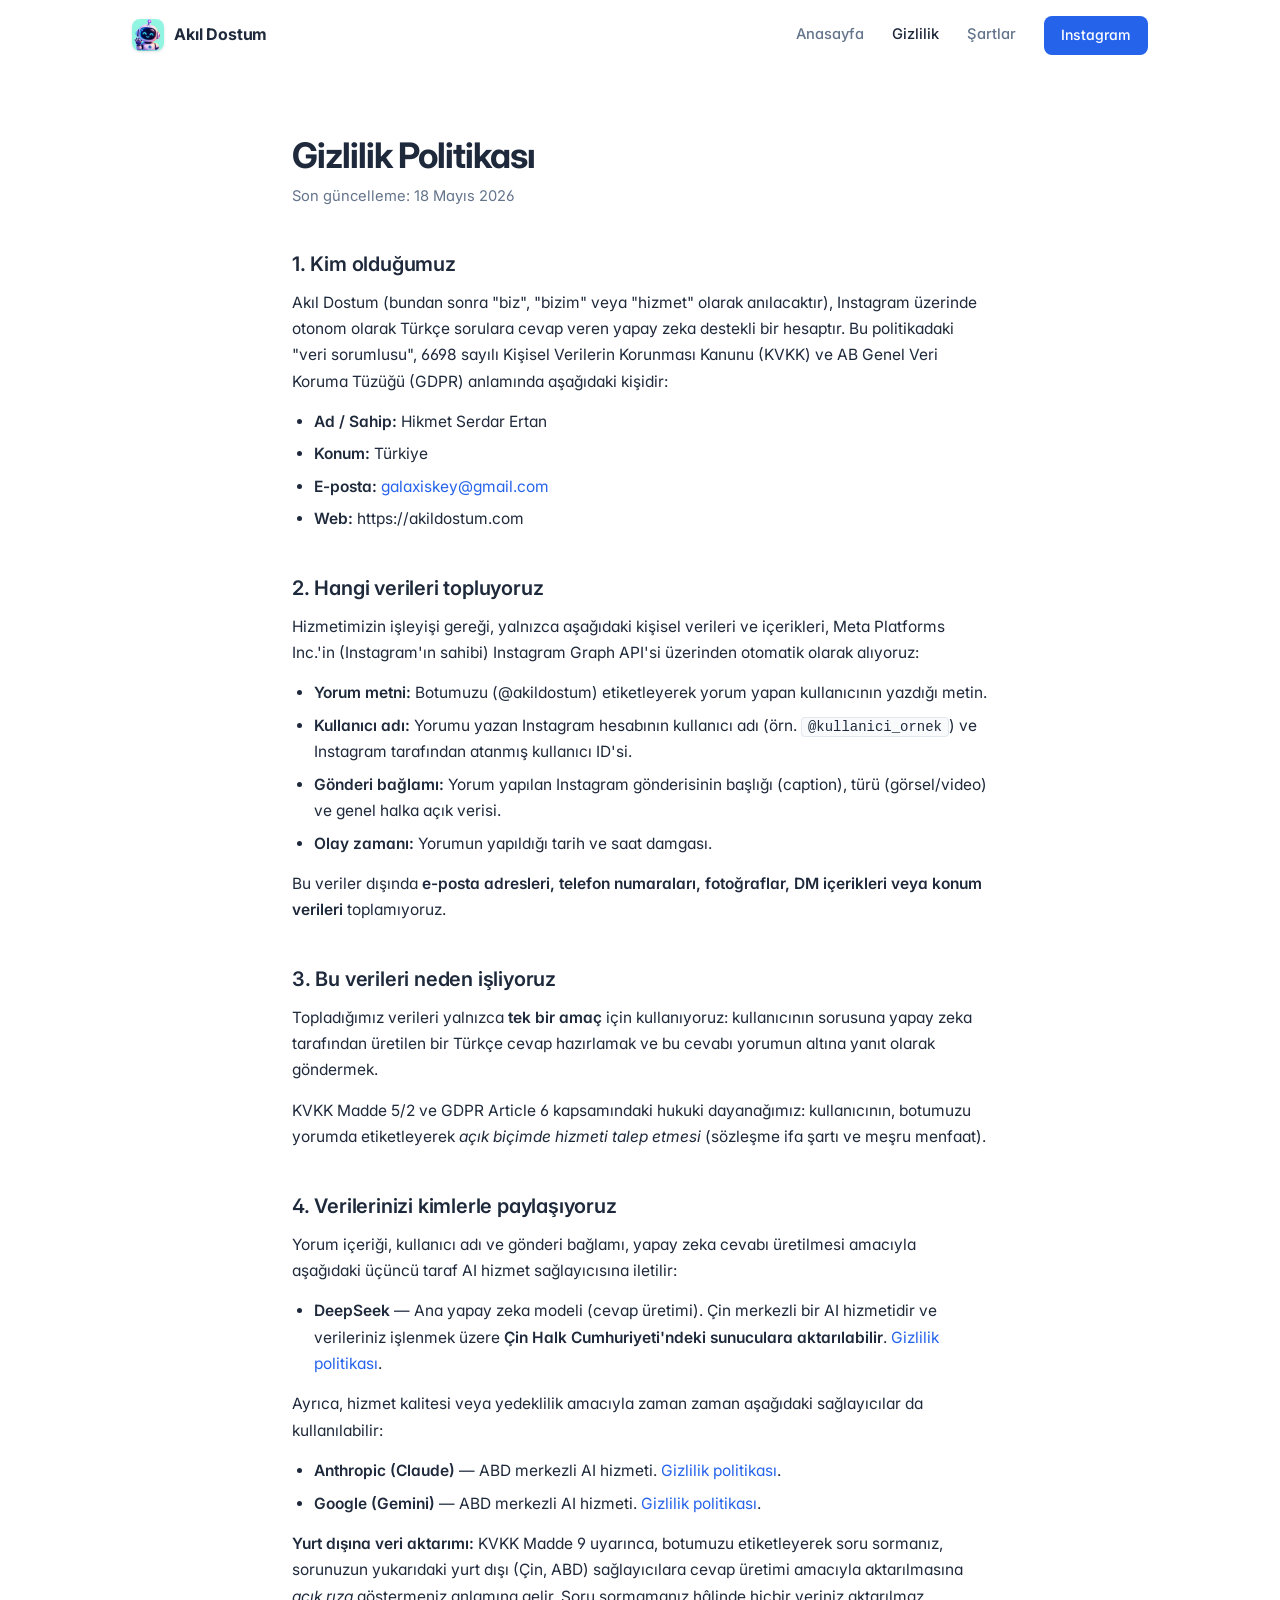
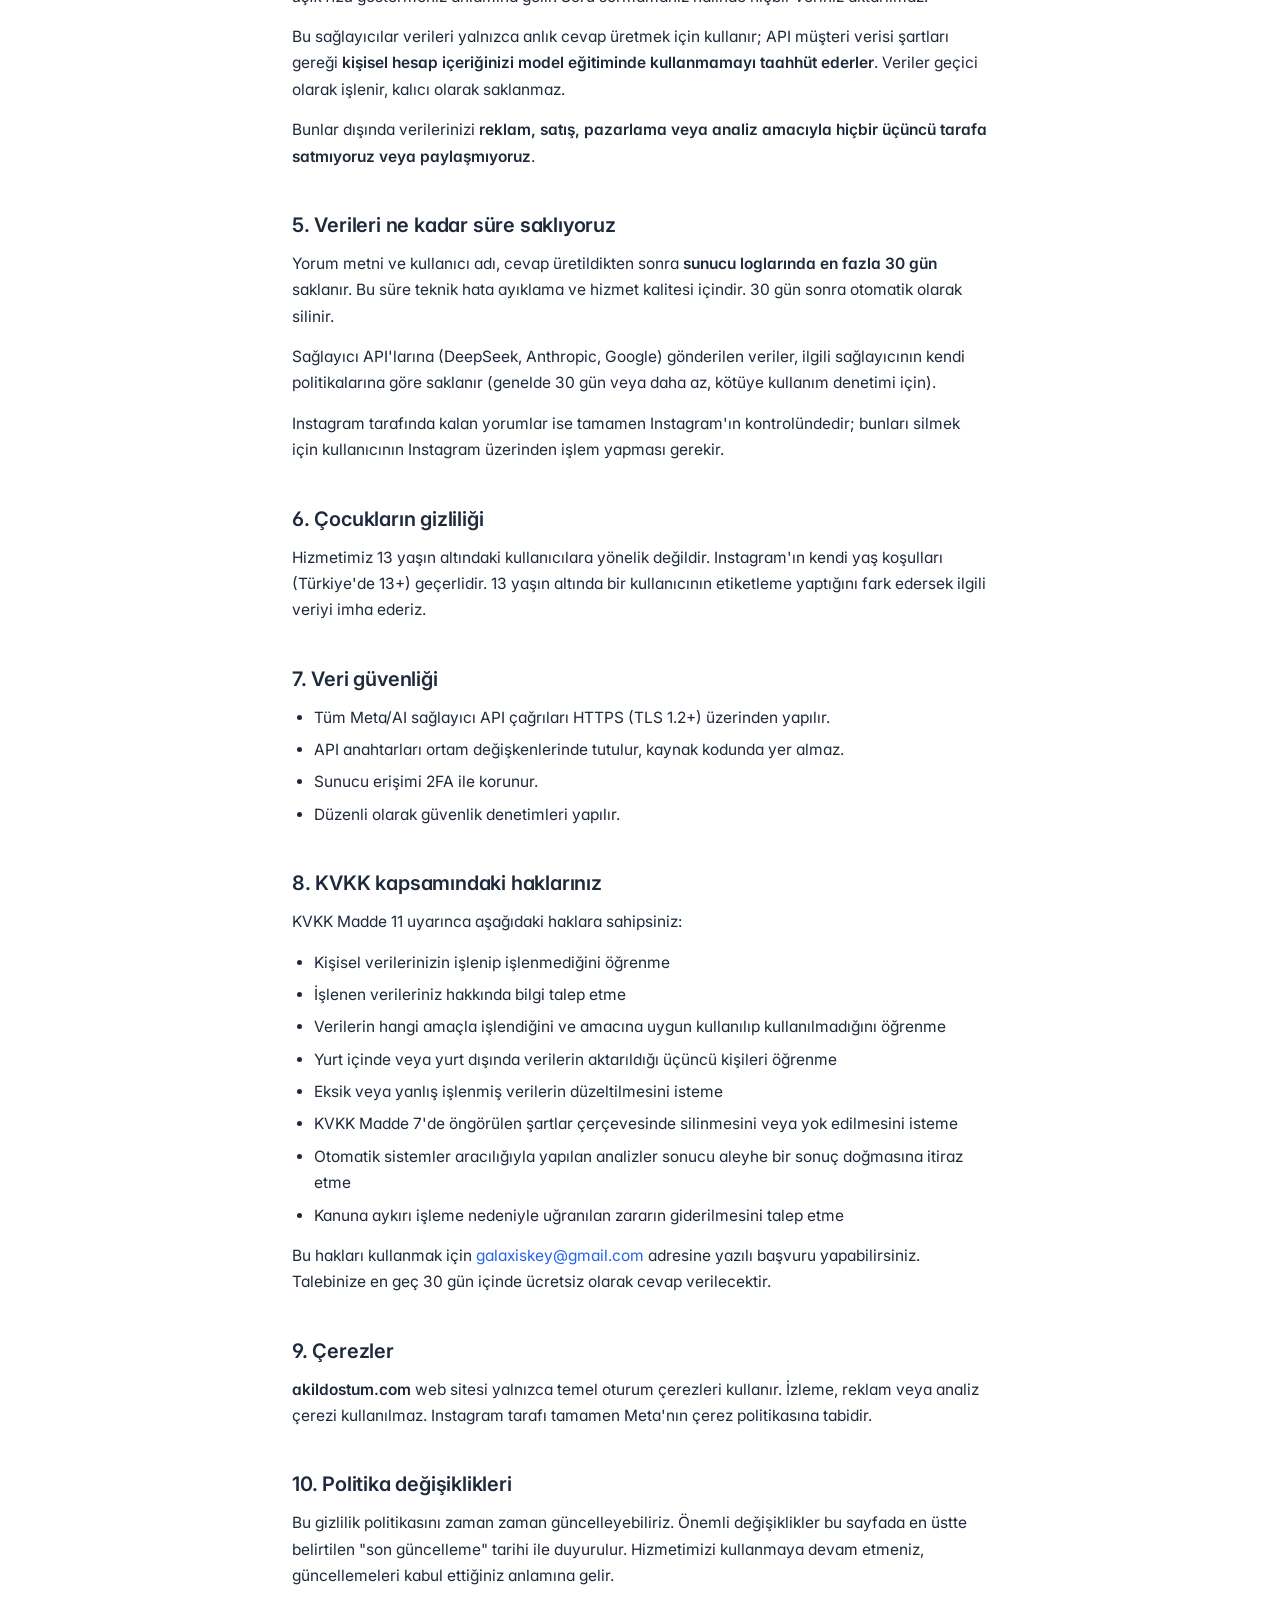
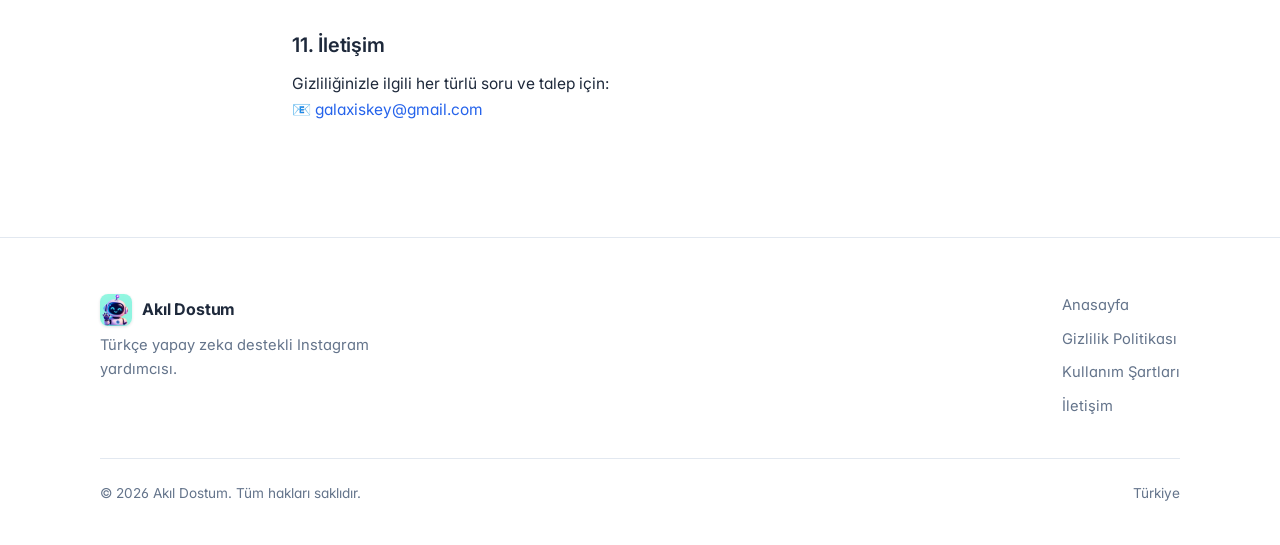
<file: privacy.html>
<!DOCTYPE html>
<html lang="tr">
<head>
  <meta charset="UTF-8" />
  <meta name="viewport" content="width=device-width, initial-scale=1.0" />
  <title>Gizlilik Politikası — Akıl Dostum</title>
  <meta name="description" content="Akıl Dostum'un kişisel verileri nasıl işlediği, sakladığı ve koruduğuna dair gizlilik politikası." />
  <link rel="icon" type="image/png" sizes="32x32" href="/favicon-32.png" />
  <link rel="icon" type="image/png" sizes="192x192" href="/favicon-192.png" />
  <link rel="apple-touch-icon" href="/apple-touch-icon.png" />
  <link rel="shortcut icon" href="/favicon.ico" />
  <link rel="stylesheet" href="/style.css" />
</head>
<body>
  <nav class="nav">
    <a href="/" class="brand">
      <img src="/favicon-96.png" class="brand-logo" alt="" width="32" height="32">
      <span class="brand-name">Akıl Dostum</span>
    </a>
    <div class="nav-links" id="navLinks">
      <a href="/">Anasayfa</a>
      <a href="/privacy.html" class="active">Gizlilik</a>
      <a href="/terms.html">Şartlar</a>
      <a href="https://www.instagram.com/akildostum?igsh=MXc4dTNrczE4OGdqZA%3D%3D&utm_source=qr" class="btn btn-primary">Instagram</a>
    </div>
    <button class="nav-toggle" id="navToggle" aria-label="Menü" aria-expanded="false">
      <span></span><span></span><span></span>
    </button>
  </nav>

  <main class="legal">
    <h1>Gizlilik Politikası</h1>
    <p class="muted">Son güncelleme: 18 Mayıs 2026</p>

    <h2>1. Kim olduğumuz</h2>
    <p>
      Akıl Dostum (bundan sonra "biz", "bizim" veya "hizmet" olarak anılacaktır),
      Instagram üzerinde otonom olarak Türkçe sorulara cevap veren yapay zeka destekli
      bir hesaptır. Bu politikadaki "veri sorumlusu", 6698 sayılı Kişisel Verilerin
      Korunması Kanunu (KVKK) ve AB Genel Veri Koruma Tüzüğü (GDPR) anlamında
      aşağıdaki kişidir:
    </p>
    <ul>
      <li><strong>Ad / Sahip:</strong> Hikmet Serdar Ertan</li>
      <li><strong>Konum:</strong> Türkiye</li>
      <li><strong>E-posta:</strong> <a href="mailto:galaxiskey@gmail.com">galaxiskey@gmail.com</a></li>
      <li><strong>Web:</strong> https://akildostum.com</li>
    </ul>

    <h2>2. Hangi verileri topluyoruz</h2>
    <p>
      Hizmetimizin işleyişi gereği, yalnızca aşağıdaki kişisel verileri ve içerikleri,
      Meta Platforms Inc.'in (Instagram'ın sahibi) Instagram Graph API'si üzerinden
      otomatik olarak alıyoruz:
    </p>
    <ul>
      <li>
        <strong>Yorum metni:</strong> Botumuzu (@akildostum) etiketleyerek yorum yapan
        kullanıcının yazdığı metin.
      </li>
      <li>
        <strong>Kullanıcı adı:</strong> Yorumu yazan Instagram hesabının kullanıcı adı
        (örn. <code>@kullanici_ornek</code>) ve Instagram tarafından atanmış kullanıcı ID'si.
      </li>
      <li>
        <strong>Gönderi bağlamı:</strong> Yorum yapılan Instagram gönderisinin başlığı
        (caption), türü (görsel/video) ve genel halka açık verisi.
      </li>
      <li>
        <strong>Olay zamanı:</strong> Yorumun yapıldığı tarih ve saat damgası.
      </li>
    </ul>
    <p>
      Bu veriler dışında <strong>e-posta adresleri, telefon numaraları, fotoğraflar,
      DM içerikleri veya konum verileri</strong> toplamıyoruz.
    </p>

    <h2>3. Bu verileri neden işliyoruz</h2>
    <p>
      Topladığımız verileri yalnızca <strong>tek bir amaç</strong> için kullanıyoruz:
      kullanıcının sorusuna yapay zeka tarafından üretilen bir Türkçe cevap hazırlamak
      ve bu cevabı yorumun altına yanıt olarak göndermek.
    </p>
    <p>
      KVKK Madde 5/2 ve GDPR Article 6 kapsamındaki hukuki dayanağımız: kullanıcının,
      botumuzu yorumda etiketleyerek <em>açık biçimde hizmeti talep etmesi</em>
      (sözleşme ifa şartı ve meşru menfaat).
    </p>

    <h2>4. Verilerinizi kimlerle paylaşıyoruz</h2>
    <p>
      Yorum içeriği, kullanıcı adı ve gönderi bağlamı, yapay zeka cevabı üretilmesi
      amacıyla aşağıdaki üçüncü taraf AI hizmet sağlayıcısına iletilir:
    </p>
    <ul>
      <li>
        <strong>DeepSeek</strong> — Ana yapay zeka modeli (cevap üretimi).
        Çin merkezli bir AI hizmetidir ve verileriniz işlenmek üzere
        <strong>Çin Halk Cumhuriyeti'ndeki sunuculara aktarılabilir</strong>.
        <a href="https://cdn.deepseek.com/policies/en-US/deepseek-privacy-policy.html" target="_blank" rel="noopener">Gizlilik politikası</a>.
      </li>
    </ul>
    <p>
      Ayrıca, hizmet kalitesi veya yedeklilik amacıyla zaman zaman aşağıdaki
      sağlayıcılar da kullanılabilir:
    </p>
    <ul>
      <li>
        <strong>Anthropic (Claude)</strong> — ABD merkezli AI hizmeti.
        <a href="https://www.anthropic.com/legal/privacy" target="_blank" rel="noopener">Gizlilik politikası</a>.
      </li>
      <li>
        <strong>Google (Gemini)</strong> — ABD merkezli AI hizmeti.
        <a href="https://policies.google.com/privacy" target="_blank" rel="noopener">Gizlilik politikası</a>.
      </li>
    </ul>
    <p>
      <strong>Yurt dışına veri aktarımı:</strong> KVKK Madde 9 uyarınca, botumuzu
      etiketleyerek soru sormanız, sorunuzun yukarıdaki yurt dışı (Çin, ABD)
      sağlayıcılara cevap üretimi amacıyla aktarılmasına <em>açık rıza</em>
      göstermeniz anlamına gelir. Soru sormamanız hâlinde hiçbir veriniz aktarılmaz.
    </p>
    <p>
      Bu sağlayıcılar verileri yalnızca anlık cevap üretmek için kullanır;
      API müşteri verisi şartları gereği <strong>kişisel hesap içeriğinizi
      model eğitiminde kullanmamayı taahhüt ederler</strong>. Veriler geçici
      olarak işlenir, kalıcı olarak saklanmaz.
    </p>
    <p>
      Bunlar dışında verilerinizi <strong>reklam, satış, pazarlama veya analiz amacıyla
      hiçbir üçüncü tarafa satmıyoruz veya paylaşmıyoruz</strong>.
    </p>

    <h2>5. Verileri ne kadar süre saklıyoruz</h2>
    <p>
      Yorum metni ve kullanıcı adı, cevap üretildikten sonra <strong>sunucu loglarında
      en fazla 30 gün</strong> saklanır. Bu süre teknik hata ayıklama ve hizmet kalitesi
      içindir. 30 gün sonra otomatik olarak silinir.
    </p>
    <p>
      Sağlayıcı API'larına (DeepSeek, Anthropic, Google) gönderilen veriler, ilgili
      sağlayıcının kendi politikalarına göre saklanır (genelde 30 gün veya daha az,
      kötüye kullanım denetimi için).
    </p>
    <p>
      Instagram tarafında kalan yorumlar ise tamamen Instagram'ın kontrolündedir;
      bunları silmek için kullanıcının Instagram üzerinden işlem yapması gerekir.
    </p>

    <h2>6. Çocukların gizliliği</h2>
    <p>
      Hizmetimiz 13 yaşın altındaki kullanıcılara yönelik değildir. Instagram'ın
      kendi yaş koşulları (Türkiye'de 13+) geçerlidir. 13 yaşın altında bir kullanıcının
      etiketleme yaptığını fark edersek ilgili veriyi imha ederiz.
    </p>

    <h2>7. Veri güvenliği</h2>
    <ul>
      <li>Tüm Meta/AI sağlayıcı API çağrıları HTTPS (TLS 1.2+) üzerinden yapılır.</li>
      <li>API anahtarları ortam değişkenlerinde tutulur, kaynak kodunda yer almaz.</li>
      <li>Sunucu erişimi 2FA ile korunur.</li>
      <li>Düzenli olarak güvenlik denetimleri yapılır.</li>
    </ul>

    <h2>8. KVKK kapsamındaki haklarınız</h2>
    <p>KVKK Madde 11 uyarınca aşağıdaki haklara sahipsiniz:</p>
    <ul>
      <li>Kişisel verilerinizin işlenip işlenmediğini öğrenme</li>
      <li>İşlenen verileriniz hakkında bilgi talep etme</li>
      <li>Verilerin hangi amaçla işlendiğini ve amacına uygun kullanılıp kullanılmadığını öğrenme</li>
      <li>Yurt içinde veya yurt dışında verilerin aktarıldığı üçüncü kişileri öğrenme</li>
      <li>Eksik veya yanlış işlenmiş verilerin düzeltilmesini isteme</li>
      <li>KVKK Madde 7'de öngörülen şartlar çerçevesinde silinmesini veya yok edilmesini isteme</li>
      <li>Otomatik sistemler aracılığıyla yapılan analizler sonucu aleyhe bir sonuç doğmasına itiraz etme</li>
      <li>Kanuna aykırı işleme nedeniyle uğranılan zararın giderilmesini talep etme</li>
    </ul>
    <p>
      Bu hakları kullanmak için <a href="mailto:galaxiskey@gmail.com">galaxiskey@gmail.com</a>
      adresine yazılı başvuru yapabilirsiniz. Talebinize en geç 30 gün içinde
      ücretsiz olarak cevap verilecektir.
    </p>

    <h2>9. Çerezler</h2>
    <p>
      <strong>akildostum.com</strong> web sitesi yalnızca temel oturum çerezleri kullanır.
      İzleme, reklam veya analiz çerezi kullanılmaz. Instagram tarafı tamamen Meta'nın
      çerez politikasına tabidir.
    </p>

    <h2>10. Politika değişiklikleri</h2>
    <p>
      Bu gizlilik politikasını zaman zaman güncelleyebiliriz. Önemli değişiklikler bu
      sayfada en üstte belirtilen "son güncelleme" tarihi ile duyurulur. Hizmetimizi
      kullanmaya devam etmeniz, güncellemeleri kabul ettiğiniz anlamına gelir.
    </p>

    <h2>11. İletişim</h2>
    <p>
      Gizliliğinizle ilgili her türlü soru ve talep için:
      <br />
      📧 <a href="mailto:galaxiskey@gmail.com">galaxiskey@gmail.com</a>
    </p>
  </main>

  <footer>
    <div class="footer-inner">
      <div class="footer-brand">
        <a href="/" class="brand">
          <img src="/favicon-96.png" class="brand-logo" alt="" width="32" height="32">
          <span class="brand-name">Akıl Dostum</span>
        </a>
        <p>Türkçe yapay zeka destekli Instagram yardımcısı.</p>
      </div>
      <div class="footer-links">
        <a href="/">Anasayfa</a>
        <a href="/privacy.html">Gizlilik Politikası</a>
        <a href="/terms.html">Kullanım Şartları</a>
        <a href="mailto:galaxiskey@gmail.com">İletişim</a>
      </div>
    </div>
    <div class="footer-bottom">
      <span class="muted">© 2026 Akıl Dostum. Tüm hakları saklıdır.</span>
      <span class="muted">Türkiye</span>
    </div>
  </footer>

  <script>
    const navToggle = document.getElementById('navToggle');
    const navLinks = document.getElementById('navLinks');
    if (navToggle && navLinks) {
      navToggle.addEventListener('click', () => {
        const open = navLinks.classList.toggle('open');
        navToggle.classList.toggle('open', open);
        navToggle.setAttribute('aria-expanded', open ? 'true' : 'false');
      });
    }
  </script>
</body>
</html>
</file>
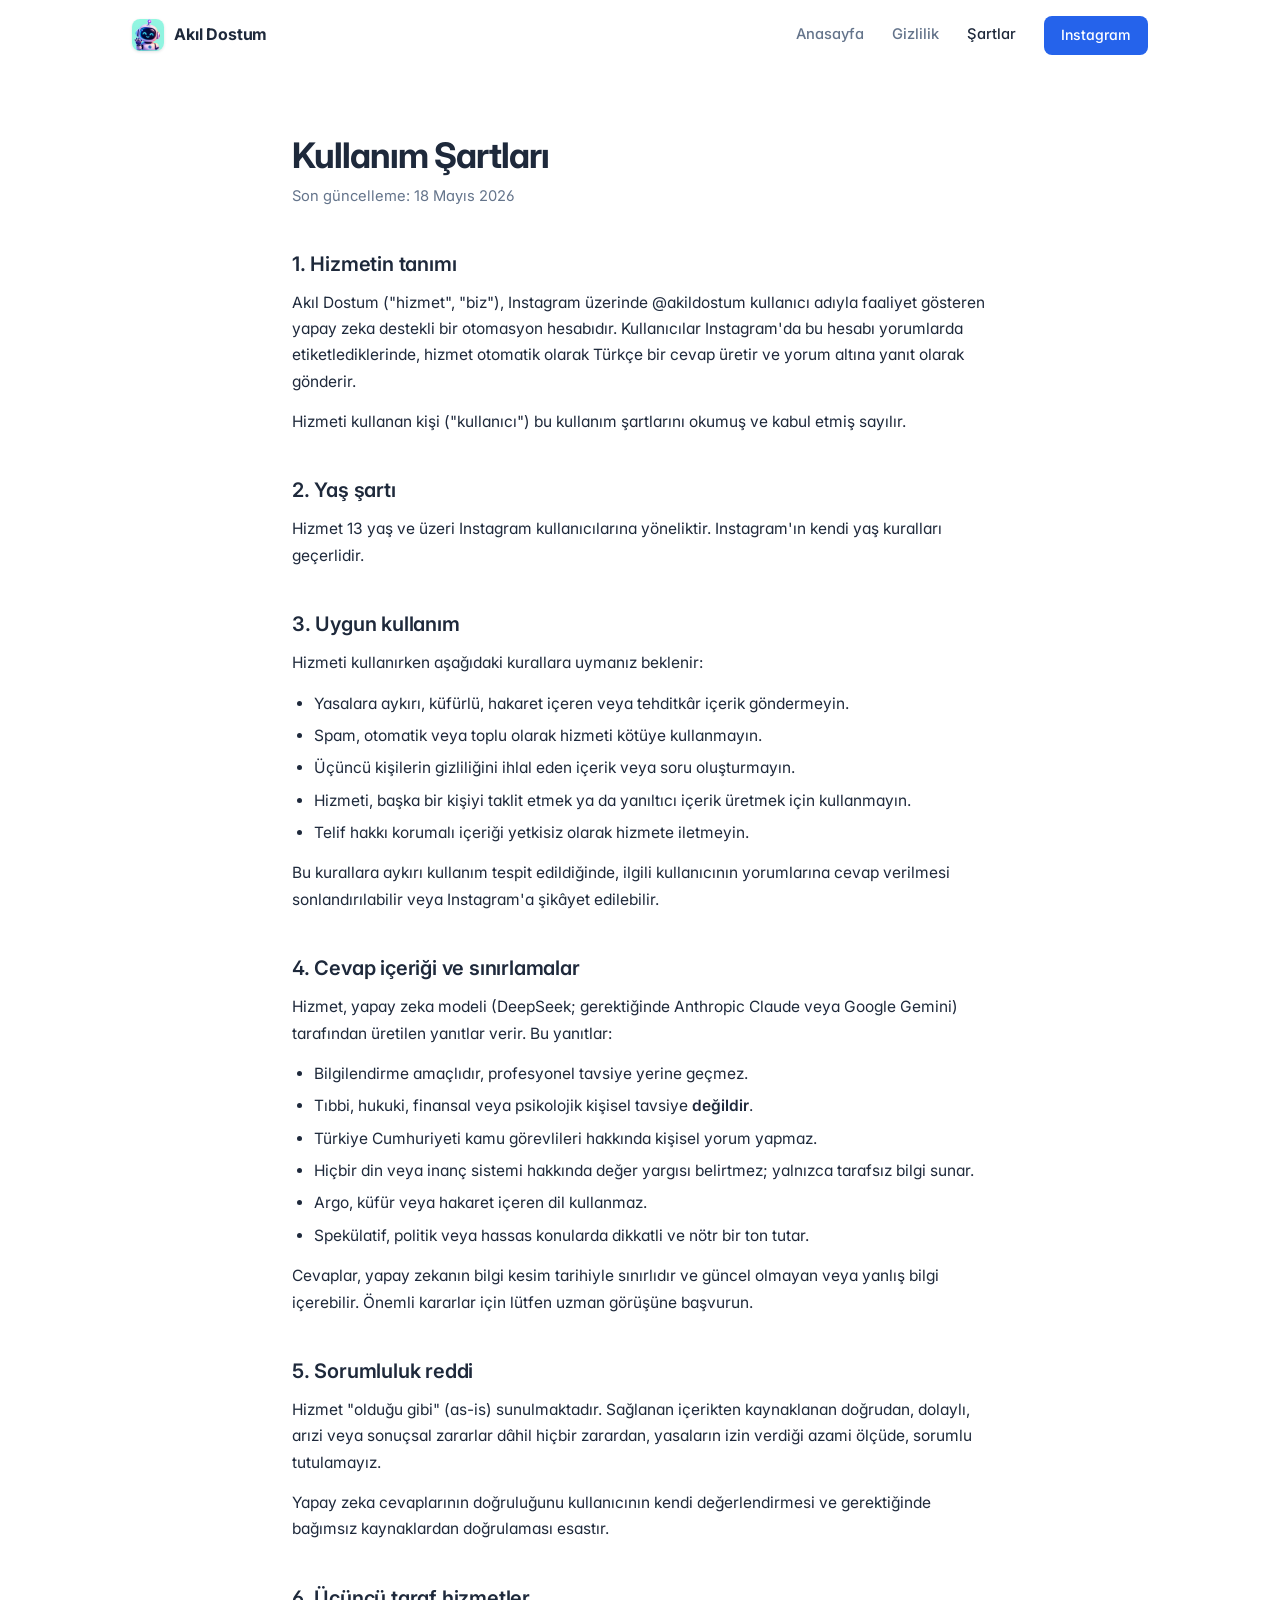
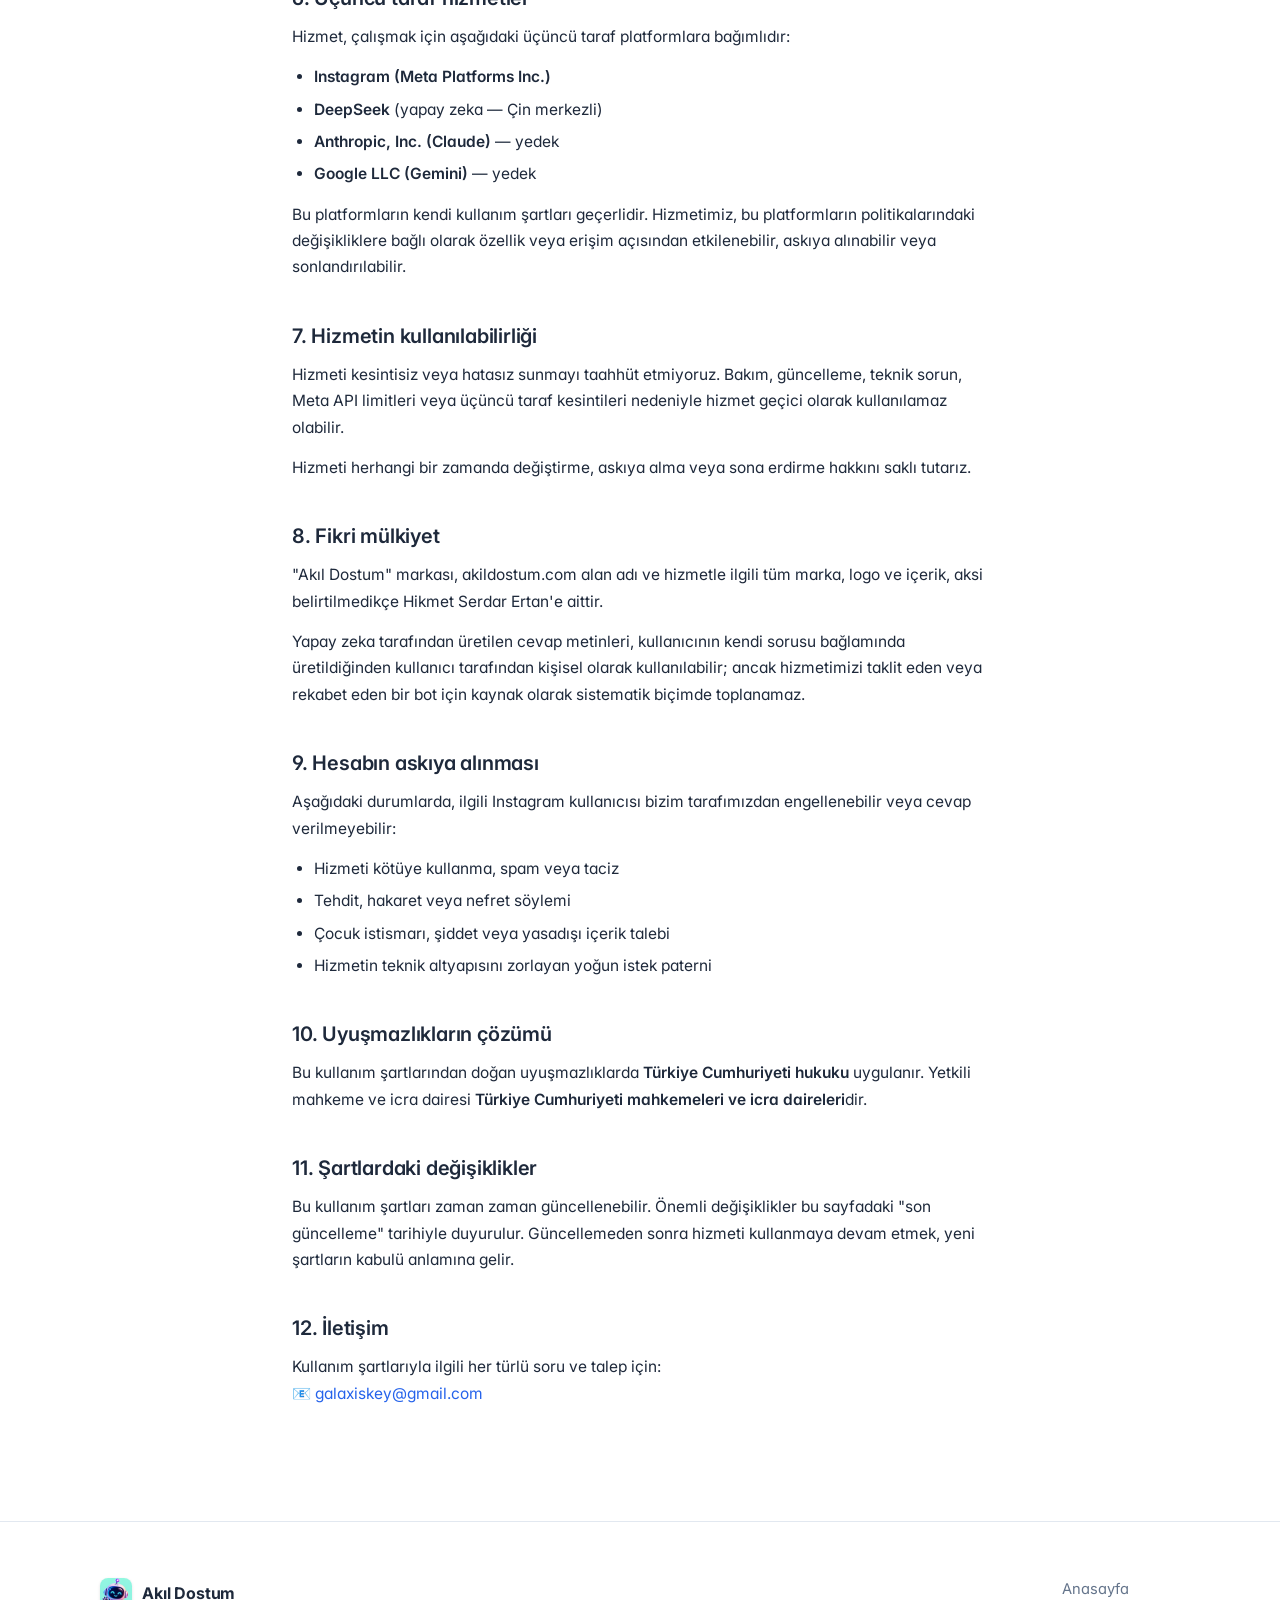
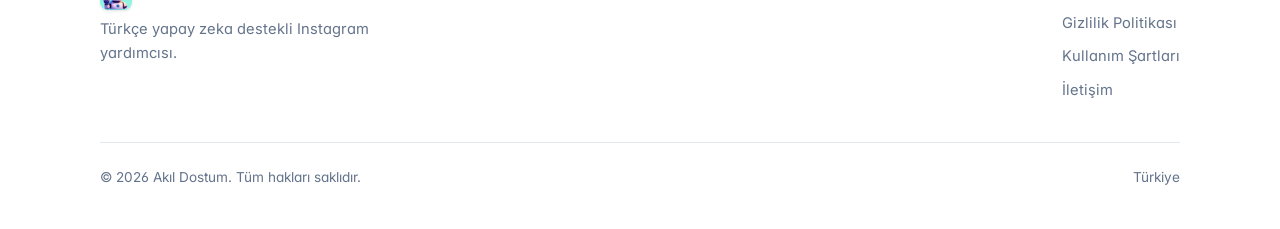
<file: terms.html>
<!DOCTYPE html>
<html lang="tr">
<head>
  <meta charset="UTF-8" />
  <meta name="viewport" content="width=device-width, initial-scale=1.0" />
  <title>Kullanım Şartları — Akıl Dostum</title>
  <meta name="description" content="Akıl Dostum hizmetini kullanırken geçerli olan kurallar ve sorumluluk reddi." />
  <link rel="icon" type="image/png" sizes="32x32" href="/favicon-32.png" />
  <link rel="icon" type="image/png" sizes="192x192" href="/favicon-192.png" />
  <link rel="apple-touch-icon" href="/apple-touch-icon.png" />
  <link rel="shortcut icon" href="/favicon.ico" />
  <link rel="stylesheet" href="/style.css" />
</head>
<body>
  <nav class="nav">
    <a href="/" class="brand">
      <img src="/favicon-96.png" class="brand-logo" alt="" width="32" height="32">
      <span class="brand-name">Akıl Dostum</span>
    </a>
    <div class="nav-links" id="navLinks">
      <a href="/">Anasayfa</a>
      <a href="/privacy.html">Gizlilik</a>
      <a href="/terms.html" class="active">Şartlar</a>
      <a href="https://www.instagram.com/akildostum?igsh=MXc4dTNrczE4OGdqZA%3D%3D&utm_source=qr" class="btn btn-primary">Instagram</a>
    </div>
    <button class="nav-toggle" id="navToggle" aria-label="Menü" aria-expanded="false">
      <span></span><span></span><span></span>
    </button>
  </nav>

  <main class="legal">
    <h1>Kullanım Şartları</h1>
    <p class="muted">Son güncelleme: 18 Mayıs 2026</p>

    <h2>1. Hizmetin tanımı</h2>
    <p>
      Akıl Dostum ("hizmet", "biz"), Instagram üzerinde @akildostum kullanıcı adıyla
      faaliyet gösteren yapay zeka destekli bir otomasyon hesabıdır. Kullanıcılar
      Instagram'da bu hesabı yorumlarda etiketlediklerinde, hizmet otomatik olarak
      Türkçe bir cevap üretir ve yorum altına yanıt olarak gönderir.
    </p>
    <p>
      Hizmeti kullanan kişi ("kullanıcı") bu kullanım şartlarını okumuş ve kabul etmiş
      sayılır.
    </p>

    <h2>2. Yaş şartı</h2>
    <p>
      Hizmet 13 yaş ve üzeri Instagram kullanıcılarına yöneliktir. Instagram'ın
      kendi yaş kuralları geçerlidir.
    </p>

    <h2>3. Uygun kullanım</h2>
    <p>Hizmeti kullanırken aşağıdaki kurallara uymanız beklenir:</p>
    <ul>
      <li>Yasalara aykırı, küfürlü, hakaret içeren veya tehditkâr içerik göndermeyin.</li>
      <li>Spam, otomatik veya toplu olarak hizmeti kötüye kullanmayın.</li>
      <li>Üçüncü kişilerin gizliliğini ihlal eden içerik veya soru oluşturmayın.</li>
      <li>Hizmeti, başka bir kişiyi taklit etmek ya da yanıltıcı içerik üretmek için kullanmayın.</li>
      <li>Telif hakkı korumalı içeriği yetkisiz olarak hizmete iletmeyin.</li>
    </ul>
    <p>
      Bu kurallara aykırı kullanım tespit edildiğinde, ilgili kullanıcının yorumlarına
      cevap verilmesi sonlandırılabilir veya Instagram'a şikâyet edilebilir.
    </p>

    <h2>4. Cevap içeriği ve sınırlamalar</h2>
    <p>
      Hizmet, yapay zeka modeli (DeepSeek; gerektiğinde Anthropic Claude veya
      Google Gemini) tarafından üretilen yanıtlar verir. Bu yanıtlar:
    </p>
    <ul>
      <li>Bilgilendirme amaçlıdır, profesyonel tavsiye yerine geçmez.</li>
      <li>Tıbbi, hukuki, finansal veya psikolojik kişisel tavsiye <strong>değildir</strong>.</li>
      <li>Türkiye Cumhuriyeti kamu görevlileri hakkında kişisel yorum yapmaz.</li>
      <li>Hiçbir din veya inanç sistemi hakkında değer yargısı belirtmez; yalnızca tarafsız bilgi sunar.</li>
      <li>Argo, küfür veya hakaret içeren dil kullanmaz.</li>
      <li>Spekülatif, politik veya hassas konularda dikkatli ve nötr bir ton tutar.</li>
    </ul>
    <p>
      Cevaplar, yapay zekanın bilgi kesim tarihiyle sınırlıdır ve güncel olmayan
      veya yanlış bilgi içerebilir. Önemli kararlar için lütfen uzman görüşüne başvurun.
    </p>

    <h2>5. Sorumluluk reddi</h2>
    <p>
      Hizmet "olduğu gibi" (as-is) sunulmaktadır. Sağlanan içerikten kaynaklanan
      doğrudan, dolaylı, arızi veya sonuçsal zararlar dâhil hiçbir zarardan, yasaların
      izin verdiği azami ölçüde, sorumlu tutulamayız.
    </p>
    <p>
      Yapay zeka cevaplarının doğruluğunu kullanıcının kendi değerlendirmesi ve
      gerektiğinde bağımsız kaynaklardan doğrulaması esastır.
    </p>

    <h2>6. Üçüncü taraf hizmetler</h2>
    <p>
      Hizmet, çalışmak için aşağıdaki üçüncü taraf platformlara bağımlıdır:
    </p>
    <ul>
      <li><strong>Instagram (Meta Platforms Inc.)</strong></li>
      <li><strong>DeepSeek</strong> (yapay zeka — Çin merkezli)</li>
      <li><strong>Anthropic, Inc. (Claude)</strong> — yedek</li>
      <li><strong>Google LLC (Gemini)</strong> — yedek</li>
    </ul>
    <p>
      Bu platformların kendi kullanım şartları geçerlidir. Hizmetimiz, bu platformların
      politikalarındaki değişikliklere bağlı olarak özellik veya erişim açısından
      etkilenebilir, askıya alınabilir veya sonlandırılabilir.
    </p>

    <h2>7. Hizmetin kullanılabilirliği</h2>
    <p>
      Hizmeti kesintisiz veya hatasız sunmayı taahhüt etmiyoruz. Bakım, güncelleme,
      teknik sorun, Meta API limitleri veya üçüncü taraf kesintileri nedeniyle hizmet
      geçici olarak kullanılamaz olabilir.
    </p>
    <p>
      Hizmeti herhangi bir zamanda değiştirme, askıya alma veya sona erdirme hakkını
      saklı tutarız.
    </p>

    <h2>8. Fikri mülkiyet</h2>
    <p>
      "Akıl Dostum" markası, akildostum.com alan adı ve hizmetle ilgili tüm marka,
      logo ve içerik, aksi belirtilmedikçe Hikmet Serdar Ertan'e aittir.
    </p>
    <p>
      Yapay zeka tarafından üretilen cevap metinleri, kullanıcının kendi sorusu
      bağlamında üretildiğinden kullanıcı tarafından kişisel olarak kullanılabilir;
      ancak hizmetimizi taklit eden veya rekabet eden bir bot için kaynak olarak
      sistematik biçimde toplanamaz.
    </p>

    <h2>9. Hesabın askıya alınması</h2>
    <p>
      Aşağıdaki durumlarda, ilgili Instagram kullanıcısı bizim tarafımızdan engellenebilir
      veya cevap verilmeyebilir:
    </p>
    <ul>
      <li>Hizmeti kötüye kullanma, spam veya taciz</li>
      <li>Tehdit, hakaret veya nefret söylemi</li>
      <li>Çocuk istismarı, şiddet veya yasadışı içerik talebi</li>
      <li>Hizmetin teknik altyapısını zorlayan yoğun istek paterni</li>
    </ul>

    <h2>10. Uyuşmazlıkların çözümü</h2>
    <p>
      Bu kullanım şartlarından doğan uyuşmazlıklarda <strong>Türkiye Cumhuriyeti
      hukuku</strong> uygulanır. Yetkili mahkeme ve icra dairesi <strong>Türkiye
      Cumhuriyeti mahkemeleri ve icra daireleri</strong>dir.
    </p>

    <h2>11. Şartlardaki değişiklikler</h2>
    <p>
      Bu kullanım şartları zaman zaman güncellenebilir. Önemli değişiklikler bu
      sayfadaki "son güncelleme" tarihiyle duyurulur. Güncellemeden sonra hizmeti
      kullanmaya devam etmek, yeni şartların kabulü anlamına gelir.
    </p>

    <h2>12. İletişim</h2>
    <p>
      Kullanım şartlarıyla ilgili her türlü soru ve talep için:
      <br />
      📧 <a href="mailto:galaxiskey@gmail.com">galaxiskey@gmail.com</a>
    </p>
  </main>

  <footer>
    <div class="footer-inner">
      <div class="footer-brand">
        <a href="/" class="brand">
          <img src="/favicon-96.png" class="brand-logo" alt="" width="32" height="32">
          <span class="brand-name">Akıl Dostum</span>
        </a>
        <p>Türkçe yapay zeka destekli Instagram yardımcısı.</p>
      </div>
      <div class="footer-links">
        <a href="/">Anasayfa</a>
        <a href="/privacy.html">Gizlilik Politikası</a>
        <a href="/terms.html">Kullanım Şartları</a>
        <a href="mailto:galaxiskey@gmail.com">İletişim</a>
      </div>
    </div>
    <div class="footer-bottom">
      <span class="muted">© 2026 Akıl Dostum. Tüm hakları saklıdır.</span>
      <span class="muted">Türkiye</span>
    </div>
  </footer>

  <script>
    const navToggle = document.getElementById('navToggle');
    const navLinks = document.getElementById('navLinks');
    if (navToggle && navLinks) {
      navToggle.addEventListener('click', () => {
        const open = navLinks.classList.toggle('open');
        navToggle.classList.toggle('open', open);
        navToggle.setAttribute('aria-expanded', open ? 'true' : 'false');
      });
    }
  </script>
</body>
</html>
</file>
<file: style.css>
/* ============================================================
   Akil Dostum — modern professional design system
   ============================================================ */

@import url("https://fonts.googleapis.com/css2?family=Inter:wght@400;500;600;700;800&family=Instrument+Serif&display=swap");

:root {
  /* palette — softer slate, less harsh blacks */
  --bg: #ffffff;
  --bg-soft: #f8fafc;
  --bg-elevated: #ffffff;
  --text: #1e293b;
  --text-strong: #0f172a;
  --text-muted: #64748b;
  --text-dim: #94a3b8;
  --border: #e2e8f0;
  --border-strong: #cbd5e1;
  --accent: #2563eb;
  --accent-hover: #1d4ed8;
  --accent-soft: #eff6ff;
  --success: #16a34a;
  --danger: #dc2626;
  --warning: #d97706;
  --dark-card: linear-gradient(135deg, #1e293b 0%, #334155 50%, #475569 100%);

  /* layout */
  --container: 1080px;
  --radius: 12px;
  --radius-sm: 8px;
  --radius-lg: 16px;

  /* shadows — daha subtle */
  --shadow-sm: 0 1px 2px rgba(15, 23, 42, 0.04);
  --shadow: 0 1px 3px rgba(15, 23, 42, 0.05), 0 4px 12px rgba(15, 23, 42, 0.04);
  --shadow-lg: 0 4px 6px rgba(15, 23, 42, 0.04), 0 12px 28px rgba(15, 23, 42, 0.08);

  /* fonts */
  --font: "Inter", system-ui, -apple-system, "Segoe UI", Roboto, sans-serif;
  --font-serif: "Instrument Serif", Georgia, serif;
}

* { box-sizing: border-box; margin: 0; padding: 0; }

html { scroll-behavior: smooth; }

body {
  font-family: var(--font);
  background: var(--bg);
  color: var(--text);
  overflow-x: hidden;  /* mobilde yatay tasma korumasi */
  line-height: 1.6;
  font-feature-settings: "cv02", "cv03", "cv04", "cv11";
  -webkit-font-smoothing: antialiased;
  -moz-osx-font-smoothing: grayscale;
}

a {
  color: var(--accent);
  text-decoration: none;
  transition: color 0.15s ease;
}

a:hover { color: var(--accent-hover); }

/* -----------------------------------------------------------
   NAV (sticky, blurred)
   ----------------------------------------------------------- */
.nav {
  position: sticky;
  top: 0;
  z-index: 50;
  display: flex;
  justify-content: space-between;
  align-items: center;
  padding: 16px 32px;
  max-width: var(--container);
  margin: 0 auto;
  background: rgba(255, 255, 255, 0.85);
  backdrop-filter: saturate(140%) blur(10px);
  -webkit-backdrop-filter: saturate(140%) blur(10px);
  border-bottom: 1px solid transparent;
  transition: border-color 0.15s ease;
}

.brand {
  display: flex;
  align-items: center;
  gap: 10px;
  color: var(--text);
  font-weight: 700;
  font-size: 1rem;
  letter-spacing: -0.01em;
}

.brand:hover { color: var(--text); }

.brand-logo {
  width: 32px;
  height: 32px;
  display: block;
  border-radius: 8px;
  box-shadow: 0 1px 3px rgba(15, 23, 42, 0.12);
  object-fit: cover;
}

.brand-name {
  font-weight: 700;
}

.nav-links {
  display: flex;
  align-items: center;
  gap: 28px;
}

.nav-links a {
  color: var(--text-muted);
  font-weight: 500;
  font-size: 0.92rem;
}

.nav-links a:hover {
  color: var(--text);
}

.nav-links a.active { color: var(--text); }

.nav-links a.btn { color: white; padding: 7px 16px; font-size: 0.88rem; }
.nav-links a.btn:hover { color: white; }

/* -----------------------------------------------------------
   BUTTONS
   ----------------------------------------------------------- */
.btn {
  display: inline-flex;
  align-items: center;
  justify-content: center;
  padding: 10px 18px;
  font-weight: 500;
  font-size: 0.92rem;
  border-radius: var(--radius-sm);
  border: 1px solid transparent;
  cursor: pointer;
  transition: all 0.15s ease;
  font-family: inherit;
  white-space: nowrap;
}

.btn-primary {
  background: var(--accent);
  color: white;
}

.btn-primary:hover {
  background: var(--accent-hover);
  color: white;
}

.btn-ghost {
  background: var(--bg);
  color: var(--text);
  border-color: var(--border-strong);
}

.btn-ghost:hover {
  background: var(--bg-soft);
  color: var(--text);
}

.btn-lg {
  padding: 13px 24px;
  font-size: 1rem;
}

.btn-arrow::after {
  content: "→";
  margin-left: 8px;
  transition: transform 0.15s ease;
}

.btn-arrow:hover::after {
  transform: translateX(3px);
}

/* -----------------------------------------------------------
   LAYOUT
   ----------------------------------------------------------- */
main {
  max-width: var(--container);
  margin: 0 auto;
  padding: 0 32px;
}

section + section { border-top: 1px solid var(--border); }

/* -----------------------------------------------------------
   HERO
   ----------------------------------------------------------- */
.hero {
  padding: 96px 0 120px;
  text-align: center;
}

.hero-inner {
  max-width: 740px;
  margin: 0 auto;
}

.eyebrow {
  display: inline-flex;
  align-items: center;
  gap: 8px;
  padding: 6px 12px;
  background: var(--bg-soft);
  border: 1px solid var(--border);
  color: var(--text-muted);
  border-radius: 999px;
  font-size: 0.82rem;
  font-weight: 500;
  margin-bottom: 28px;
}

.eyebrow .dot {
  width: 6px;
  height: 6px;
  background: var(--success);
  border-radius: 50%;
}

h1 {
  font-size: clamp(2.4rem, 5vw, 3.75rem);
  font-weight: 700;
  line-height: 1.08;
  letter-spacing: -0.035em;
  margin-bottom: 24px;
  color: var(--text);
}

h1 em {
  font-style: normal;
  font-family: var(--font-serif);
  font-weight: 400;
  letter-spacing: -0.01em;
}

.lead {
  font-size: 1.15rem;
  color: var(--text-muted);
  line-height: 1.6;
  max-width: 580px;
  margin: 0 auto 40px;
}

.lead strong { color: var(--text); font-weight: 600; }

.cta-row {
  display: flex;
  gap: 10px;
  justify-content: center;
  flex-wrap: wrap;
}

/* -----------------------------------------------------------
   SECTION header
   ----------------------------------------------------------- */
.section-head {
  text-align: center;
  max-width: 640px;
  margin: 0 auto 56px;
}

.section-eyebrow {
  display: inline-block;
  color: var(--accent);
  font-size: 0.82rem;
  font-weight: 600;
  letter-spacing: 0.04em;
  text-transform: uppercase;
  margin-bottom: 12px;
}

h2 {
  font-size: clamp(1.7rem, 3.5vw, 2.4rem);
  font-weight: 700;
  letter-spacing: -0.025em;
  line-height: 1.15;
  margin-bottom: 16px;
  color: var(--text);
}

.section-head p {
  color: var(--text-muted);
  font-size: 1.05rem;
  line-height: 1.6;
}

/* -----------------------------------------------------------
   MEET — mascot tanitim bolumu (hero sonrasi)
   ----------------------------------------------------------- */
.meet {
  padding: 96px 0;
  border-top: 1px solid var(--border);
}

.meet-grid {
  display: grid;
  grid-template-columns: 1fr 1fr;
  gap: 64px;
  align-items: center;
  max-width: 1080px;
  margin: 0 auto;
}

/* --- Sol: gorsel + dekorasyon --- */
.meet-visual {
  position: relative;
  aspect-ratio: 1 / 1;
  max-width: 460px;
  margin: 0 auto;
  display: flex;
  align-items: center;
  justify-content: center;
}

.meet-img {
  position: relative;
  z-index: 2;
  width: 80%;
  height: auto;
  border-radius: 32px;
  box-shadow:
    0 24px 60px rgba(99, 102, 241, 0.18),
    0 8px 24px rgba(15, 23, 42, 0.08);
  animation: meetFloat 6s ease-in-out infinite;
}

@keyframes meetFloat {
  0%, 100% { transform: translateY(0); }
  50% { transform: translateY(-12px); }
}

.meet-orbit {
  position: absolute;
  inset: 4%;
  border: 1.5px dashed rgba(37, 99, 235, 0.18);
  border-radius: 50%;
  z-index: 0;
  animation: meetOrbit 30s linear infinite;
}

.meet-orbit-2 {
  inset: 14%;
  border-color: rgba(168, 85, 247, 0.15);
  animation-duration: 22s;
  animation-direction: reverse;
}

@keyframes meetOrbit {
  to { transform: rotate(360deg); }
}

.meet-glow {
  position: absolute;
  inset: 18%;
  background: radial-gradient(circle, rgba(99, 102, 241, 0.18), rgba(20, 184, 166, 0.08) 60%, transparent 80%);
  border-radius: 50%;
  z-index: 1;
  filter: blur(20px);
  animation: meetPulse 4s ease-in-out infinite;
}

@keyframes meetPulse {
  0%, 100% { opacity: 0.6; transform: scale(1); }
  50% { opacity: 0.9; transform: scale(1.08); }
}

/* Etrafa serpilmis emoji-spark'lar */
.meet-spark {
  position: absolute;
  font-size: 1.6rem;
  z-index: 3;
  animation: meetFloat 5s ease-in-out infinite;
  filter: drop-shadow(0 4px 8px rgba(15, 23, 42, 0.15));
}

.meet-spark-1 { top: 6%; right: 8%; animation-delay: 0.5s; }
.meet-spark-2 { bottom: 12%; left: 4%; animation-delay: 1.2s; font-size: 1.8rem; }
.meet-spark-3 { top: 50%; right: 2%; animation-delay: 2s; font-size: 1.4rem; }

/* --- Sag: metin --- */
.meet-content h2 {
  font-size: clamp(1.8rem, 3.5vw, 2.6rem);
  margin-bottom: 16px;
  line-height: 1.15;
}

.meet-content h2 em {
  font-style: normal;
  font-family: var(--font-serif);
  font-weight: 400;
  color: var(--accent);
}

.meet-lead {
  font-size: 1.05rem;
  color: var(--text-muted);
  line-height: 1.6;
  margin-bottom: 24px;
}

.meet-lead strong {
  color: var(--text);
  font-weight: 600;
}

/* Konusma balonu - bot karakteri konusuyor gibi */
.meet-bubble {
  background: var(--accent-soft);
  border: 1px solid rgba(37, 99, 235, 0.15);
  border-radius: 16px;
  padding: 16px 20px;
  margin-bottom: 28px;
  position: relative;
}

.meet-bubble::before {
  content: "";
  position: absolute;
  top: -10px;
  left: 32px;
  width: 18px;
  height: 18px;
  background: var(--accent-soft);
  border-top: 1px solid rgba(37, 99, 235, 0.15);
  border-left: 1px solid rgba(37, 99, 235, 0.15);
  transform: rotate(45deg);
}

.meet-bubble-author {
  display: block;
  font-size: 0.78rem;
  font-weight: 600;
  color: var(--accent);
  margin-bottom: 6px;
}

.meet-bubble p {
  font-size: 0.97rem;
  color: var(--text);
  line-height: 1.55;
  font-style: italic;
}

/* Ozellikler listesi */
.meet-traits {
  list-style: none;
  display: flex;
  flex-direction: column;
  gap: 12px;
  padding: 0;
}

.meet-traits li {
  display: flex;
  align-items: flex-start;
  gap: 12px;
  font-size: 0.95rem;
  color: var(--text-muted);
  line-height: 1.5;
}

.meet-traits svg {
  color: var(--success);
  flex-shrink: 0;
  margin-top: 3px;
}

.meet-traits strong {
  color: var(--text);
  font-weight: 600;
}

/* --- Responsive --- */
@media (max-width: 820px) {
  .meet { padding: 60px 0; }
  .meet-grid {
    grid-template-columns: 1fr;
    gap: 40px;
  }
  .meet-visual { max-width: 320px; }
  .meet-content { text-align: center; }
  .meet-bubble::before { left: 50%; transform: translateX(-50%) rotate(45deg); }
  .meet-traits li { text-align: left; }
}

/* -----------------------------------------------------------
   HOW — horizontal flow (3 steps with connectors)
   ----------------------------------------------------------- */
.how { padding: 88px 0; }

.flow {
  display: flex;
  align-items: flex-start;
  justify-content: center;
  gap: 8px;
  max-width: 980px;
  margin: 0 auto;
  flex-wrap: nowrap;
}

.flow-step {
  flex: 1;
  text-align: center;
  padding: 28px 20px;
  max-width: 280px;
  position: relative;
  border-radius: var(--radius);
  transition: background 0.2s ease;
}

.flow-step:hover {
  background: var(--bg-soft);
}

.flow-icon {
  width: 64px;
  height: 64px;
  margin: 0 auto 20px;
  border-radius: 50%;
  background: var(--accent-soft);
  color: var(--accent);
  display: flex;
  align-items: center;
  justify-content: center;
  border: 1.5px solid rgba(37, 99, 235, 0.18);
  transition: transform 0.25s cubic-bezier(0.4, 0, 0.2, 1),
              background 0.25s ease,
              border-color 0.25s ease,
              color 0.25s ease,
              box-shadow 0.25s ease;
}

.flow-step:hover {
  background: var(--bg-soft);
}

.flow-step:hover .flow-icon {
  transform: scale(1.1) translateY(-2px);
  background: var(--accent);
  color: white;
  border-color: var(--accent);
  box-shadow: 0 10px 24px rgba(37, 99, 235, 0.3);
}

.flow-step:hover .flow-connector,
.flow-connector:hover {
  color: var(--accent);
}

.flow-step h3 {
  font-size: 1.1rem;
  font-weight: 600;
  margin-bottom: 8px;
  letter-spacing: -0.01em;
  color: var(--text);
}

.flow-step p {
  font-size: 0.92rem;
  color: var(--text-muted);
  line-height: 1.55;
  max-width: 220px;
  margin: 0 auto;
}

.flow-step code {
  background: var(--bg-soft);
  border: 1px solid var(--border);
  color: var(--text-strong);
  padding: 2px 7px;
  border-radius: 5px;
  font-size: 0.85em;
  font-family: ui-monospace, "Cascadia Code", "SF Mono", Menlo, Consolas, monospace;
}

.flow-connector {
  display: flex;
  align-items: center;
  justify-content: center;
  color: var(--text-dim);
  flex-shrink: 0;
  padding-top: 50px;
}

@media (max-width: 720px) {
  .flow {
    flex-direction: column;
    align-items: center;   /* dikeyde her sey ortali */
    gap: 0;
  }
  .flow-step {
    max-width: 340px;
    width: 100%;
  }
  .flow-connector {
    transform: rotate(90deg);
    padding: 0;            /* row modundaki 50px padding'i sifirla */
    margin: 4px 0;
  }
}

.steps {
  display: grid;
  grid-template-columns: repeat(auto-fit, minmax(260px, 1fr));
  gap: 16px;
}

.step {
  background: var(--bg-elevated);
  padding: 32px;
  border-radius: var(--radius);
  border: 1px solid var(--border);
  text-align: left;
  transition: transform 0.2s cubic-bezier(0.4, 0, 0.2, 1),
              border-color 0.2s ease,
              box-shadow 0.2s ease;
  position: relative;
  overflow: hidden;
}

.step::before {
  content: "";
  position: absolute;
  top: 0;
  left: 0;
  right: 0;
  height: 2px;
  background: linear-gradient(90deg, var(--accent), #8b5cf6);
  transform: translateX(-100%);
  transition: transform 0.3s cubic-bezier(0.4, 0, 0.2, 1);
}

.step:hover {
  transform: translateY(-3px);
  border-color: var(--accent);
  box-shadow: 0 10px 28px rgba(37, 99, 235, 0.1),
              0 2px 8px rgba(15, 23, 42, 0.04);
}

.step:hover::before { transform: translateX(0); }

.step:hover .step-num {
  background: var(--accent);
  color: white;
}

.step-num {
  transition: background 0.2s ease, color 0.2s ease;
}

.step-num {
  display: inline-flex;
  align-items: center;
  justify-content: center;
  width: 32px;
  height: 32px;
  background: var(--accent-soft);
  color: var(--accent);
  font-weight: 700;
  font-size: 0.95rem;
  border-radius: 8px;
  margin-bottom: 20px;
}

.step h3 {
  font-size: 1.1rem;
  font-weight: 600;
  margin-bottom: 8px;
  letter-spacing: -0.01em;
}

.step p {
  color: var(--text-muted);
  font-size: 0.95rem;
  line-height: 1.55;
}

.step code {
  background: var(--bg-soft);
  border: 1px solid var(--border);
  color: var(--text);
  padding: 2px 7px;
  border-radius: 5px;
  font-size: 0.88em;
  font-family: ui-monospace, "Cascadia Code", "SF Mono", Menlo, Consolas, monospace;
}

/* -----------------------------------------------------------
   EXAMPLE — Instagram post mockup
   ----------------------------------------------------------- */
.example { padding: 88px 0; }

.post-card {
  max-width: 480px;
  margin: 0 auto;
  background: var(--bg-elevated);
  border: 1px solid var(--border);
  border-radius: var(--radius-lg);
  overflow: hidden;
  box-shadow: var(--shadow-lg);
  font-size: 0.92rem;
  transition: transform 0.25s cubic-bezier(0.4, 0, 0.2, 1),
              box-shadow 0.25s ease,
              border-color 0.25s ease;
}

.post-grid .post-card:hover {
  transform: translateY(-6px);
  border-color: var(--accent);
  box-shadow:
    0 20px 50px rgba(15, 23, 42, 0.12),
    0 8px 16px rgba(37, 99, 235, 0.08);
}

.post-grid .post-card:hover .play-icon {
  background: rgba(255, 255, 255, 0.25);
  border-color: rgba(255, 255, 255, 0.6);
  transform: scale(1.05);
}

.play-icon {
  transition: background 0.2s ease, border-color 0.2s ease, transform 0.2s ease;
}

/* 3-post grid (compact variants) */
.post-grid {
  display: grid;
  grid-template-columns: repeat(auto-fit, minmax(300px, 1fr));
  gap: 24px;
  max-width: 1100px;
  margin: 0 auto;
}

.post-grid .post-card {
  margin: 0;
  max-width: 100%;
  font-size: 0.86rem;
}

.post-card.mini .post-header { padding: 12px 14px; }
.post-card.mini .avatar { width: 32px; height: 32px; }
.post-card.mini .post-username { font-size: 0.86rem; }
.post-card.mini .post-sub { font-size: 0.72rem; }
.post-card.mini .post-visual { aspect-ratio: 16 / 11; }
.post-card.mini .play-icon { width: 52px; height: 52px; }
.post-card.mini .play-icon svg { width: 34px; height: 34px; }
.post-card.mini .visual-label { font-size: 0.78rem; }
.post-card.mini .visual-badge { font-size: 0.65rem; padding: 3px 7px; }
.post-card.mini .post-actions { padding: 8px 14px 4px; }
.post-card.mini .post-actions svg { width: 20px; height: 20px; }
.post-card.mini .post-stats { padding: 0 14px 10px; }
.post-card.mini .post-stats strong { font-size: 0.84rem; }
.post-card.mini .post-stats p { font-size: 0.84rem; }
.post-card.mini .post-time { font-size: 0.65rem; }
.post-card.mini .comments { padding: 6px 14px; }
.post-card.mini .comment { padding: 8px 0; }
.post-card.mini .comment .avatar { width: 28px; height: 28px; }
.post-card.mini .comment-text { font-size: 0.82rem; }
.post-card.mini .comment-meta { font-size: 0.68rem; gap: 10px; }
.post-card.mini .comment-reply { padding-left: 28px; }
.post-card.mini .comment-reply::before { left: 13px; }
.post-card.mini .add-comment { padding: 10px 14px; }
.post-card.mini .add-placeholder { font-size: 0.82rem; }
.post-card.mini .add-action { font-size: 0.82rem; }
.post-card.mini .avatar-bot svg { width: 16px; height: 16px; }

/* Avatars */
.avatar {
  width: 36px;
  height: 36px;
  border-radius: 50%;
  flex-shrink: 0;
  background: var(--border);
  display: inline-flex;
  align-items: center;
  justify-content: center;
  position: relative;
}

.avatar-tiny { width: 28px; height: 28px; }

.avatar-grad-a {
  background: conic-gradient(from 200deg, #f59e0b, #ef4444, #ec4899, #8b5cf6, #3b82f6, #f59e0b);
  padding: 2px;
}
.avatar-grad-a::after {
  content: "";
  position: absolute;
  inset: 2px;
  border-radius: 50%;
  background: linear-gradient(135deg, #38bdf8, #6366f1);
}

.avatar-grad-b {
  background: linear-gradient(135deg, #34d399, #14b8a6);
}

.avatar-grad-c {
  background: linear-gradient(135deg, #fbbf24, #f97316);
}

.avatar-bot {
  background: linear-gradient(135deg, #475569 0%, #334155 100%);
  display: inline-flex;
  align-items: center;
  justify-content: center;
}

/* Post header */
.post-header {
  display: flex;
  align-items: center;
  gap: 12px;
  padding: 14px 16px;
  border-bottom: 1px solid var(--border);
}

.post-meta {
  flex: 1;
  min-width: 0;
}

.post-username {
  font-weight: 600;
  font-size: 0.92rem;
  display: flex;
  align-items: center;
  gap: 6px;
  color: var(--text);
}

.verified-dot {
  width: 14px;
  height: 14px;
  background: #3b82f6;
  border-radius: 50%;
  position: relative;
}
.verified-dot::after {
  content: "";
  position: absolute;
  top: 4px;
  left: 4px;
  width: 6px;
  height: 3px;
  border: solid white;
  border-width: 0 0 2px 2px;
  transform: rotate(-45deg);
}

.post-sub {
  font-size: 0.78rem;
  color: var(--text-muted);
  margin-top: 2px;
}

.post-more {
  color: var(--text);
  cursor: pointer;
  display: flex;
}

/* Visual placeholder — compact 1:1 ratio */
.post-visual {
  position: relative;
  aspect-ratio: 1 / 1;
  background: #334155;
  overflow: hidden;
  display: flex;
  align-items: center;
  justify-content: center;
}

.visual-bg {
  position: absolute;
  inset: 0;
  background:
    radial-gradient(circle at 30% 20%, rgba(99, 102, 241, 0.45), transparent 50%),
    radial-gradient(circle at 70% 80%, rgba(56, 189, 248, 0.35), transparent 50%),
    linear-gradient(135deg, #334155 0%, #1e293b 100%);
}

/* Different visual themes for variety */
.visual-bg.theme-history {
  background:
    radial-gradient(circle at 30% 20%, rgba(251, 191, 36, 0.4), transparent 50%),
    radial-gradient(circle at 70% 80%, rgba(220, 38, 38, 0.3), transparent 50%),
    linear-gradient(135deg, #44403c 0%, #292524 100%);
}

.visual-bg.theme-practical {
  background:
    radial-gradient(circle at 30% 20%, rgba(34, 197, 94, 0.4), transparent 50%),
    radial-gradient(circle at 70% 80%, rgba(132, 204, 22, 0.3), transparent 50%),
    linear-gradient(135deg, #14532d 0%, #052e16 100%);
}

.visual-content {
  position: relative;
  display: flex;
  flex-direction: column;
  align-items: center;
  gap: 16px;
  color: white;
  text-align: center;
}

.play-icon {
  width: 72px;
  height: 72px;
  background: rgba(255, 255, 255, 0.15);
  backdrop-filter: blur(8px);
  border: 2px solid rgba(255, 255, 255, 0.4);
  border-radius: 50%;
  display: flex;
  align-items: center;
  justify-content: center;
  padding-left: 4px;
}

.visual-label {
  font-size: 0.88rem;
  color: rgba(255, 255, 255, 0.85);
  letter-spacing: 0.02em;
}

.visual-badge {
  position: absolute;
  top: 14px;
  right: 14px;
  background: rgba(15, 23, 42, 0.7);
  color: white;
  font-size: 0.72rem;
  font-weight: 600;
  padding: 4px 10px;
  border-radius: 6px;
  letter-spacing: 0.04em;
  backdrop-filter: blur(8px);
}

/* Action bar */
.post-actions {
  display: flex;
  justify-content: space-between;
  align-items: center;
  padding: 12px 16px 6px;
  color: var(--text);
}

.actions-left {
  display: flex;
  gap: 14px;
}

.post-actions svg {
  cursor: pointer;
  transition: opacity 0.15s ease;
}

.post-actions svg:hover { opacity: 0.6; }

/* Stats */
.post-stats {
  padding: 0 16px 12px;
}

.post-stats strong {
  font-weight: 600;
  font-size: 0.9rem;
  color: var(--text);
}

.post-stats p {
  font-size: 0.9rem;
  line-height: 1.4;
  color: var(--text);
  margin-top: 4px;
}

.post-time {
  display: block;
  font-size: 0.7rem;
  color: var(--text-dim);
  letter-spacing: 0.04em;
  margin-top: 6px;
}

/* Comments */
.comments {
  border-top: 1px solid var(--border);
  padding: 8px 16px;
  display: flex;
  flex-direction: column;
  gap: 2px;
}

.comment {
  display: flex;
  gap: 12px;
  padding: 10px 0;
  align-items: flex-start;
}

.comment-reply {
  padding-left: 36px;
  position: relative;
}

.comment-reply::before {
  content: "";
  position: absolute;
  left: 16px;
  top: 0;
  bottom: 0;
  width: 1px;
  background: var(--border);
}

.comment .avatar {
  width: 32px;
  height: 32px;
}

.comment-body {
  flex: 1;
  min-width: 0;
}

.comment-text {
  font-size: 0.9rem;
  line-height: 1.5;
  color: var(--text);
  word-wrap: break-word;
}

.comment-text strong {
  font-weight: 600;
  margin-right: 4px;
}

.mention {
  color: #1e40af;
  font-weight: 500;
  margin-right: 4px;
}

.mention:hover { text-decoration: underline; }

.badge-verified {
  display: inline-flex;
  align-items: center;
  justify-content: center;
  width: 14px;
  height: 14px;
  background: #3b82f6;
  color: white;
  border-radius: 50%;
  font-size: 0.6rem;
  font-weight: 700;
  margin-right: 6px;
  vertical-align: 1px;
}

.comment-meta {
  display: flex;
  gap: 14px;
  margin-top: 6px;
  font-size: 0.74rem;
  color: var(--text-muted);
  font-weight: 500;
}

.comment-meta span:not(.ai-badge) { cursor: pointer; }
.comment-meta span:not(.ai-badge):hover { color: var(--text); }

.ai-badge {
  background: linear-gradient(135deg, #6366f1, #8b5cf6);
  color: white !important;
  padding: 2px 8px;
  border-radius: 999px;
  font-size: 0.68rem;
  font-weight: 600;
  letter-spacing: 0.02em;
  cursor: default !important;
}

.like-mini {
  color: var(--text-muted);
  cursor: pointer;
  margin-top: 4px;
  flex-shrink: 0;
}

.like-mini:hover { color: var(--danger); }

/* Add comment row */
.add-comment {
  display: flex;
  align-items: center;
  gap: 12px;
  padding: 12px 16px;
  border-top: 1px solid var(--border);
}

.add-placeholder {
  flex: 1;
  font-size: 0.9rem;
  color: var(--text-muted);
}

.add-action {
  font-size: 0.9rem;
  font-weight: 600;
  color: var(--accent);
  opacity: 0.5;
  cursor: pointer;
}

/* Note */
.example-note {
  display: flex;
  align-items: center;
  justify-content: center;
  gap: 8px;
  margin-top: 28px;
  font-size: 0.85rem;
  color: var(--text-muted);
}

.example-note svg { color: var(--text-dim); }

/* -----------------------------------------------------------
   FEATURES (yes / no)
   ----------------------------------------------------------- */
.features { padding: 88px 0; }

.features-grid {
  display: grid;
  grid-template-columns: repeat(auto-fit, minmax(280px, 1fr));
  gap: 16px;
}

.feat {
  padding: 32px;
  border-radius: var(--radius);
  border: 1px solid var(--border);
  background: var(--bg-elevated);
  transition: transform 0.2s cubic-bezier(0.4, 0, 0.2, 1),
              border-color 0.2s ease,
              box-shadow 0.2s ease;
}

.feat:hover {
  transform: translateY(-3px);
  box-shadow: 0 12px 28px rgba(15, 23, 42, 0.08);
}

.feat-yes:hover {
  border-color: var(--success);
  box-shadow: 0 12px 28px rgba(22, 163, 74, 0.12);
}

.feat-no:hover {
  border-color: var(--danger);
  box-shadow: 0 12px 28px rgba(220, 38, 38, 0.1);
}

.feat h3 {
  display: flex;
  align-items: center;
  gap: 10px;
  font-size: 1.05rem;
  font-weight: 600;
  margin-bottom: 20px;
  letter-spacing: -0.01em;
}

.feat-yes h3::before { content: ""; width: 8px; height: 8px; background: var(--success); border-radius: 50%; }
.feat-no  h3::before { content: ""; width: 8px; height: 8px; background: var(--danger);  border-radius: 50%; }

.feat ul { list-style: none; }
.feat li {
  padding: 10px 0;
  font-size: 0.94rem;
  color: var(--text-muted);
  border-bottom: 1px solid var(--border);
  line-height: 1.5;
}
.feat li:last-child { border: none; }

/* -----------------------------------------------------------
   GUIDE — adim adim kullanim
   ----------------------------------------------------------- */
.guide {
  padding: 88px 0;
}

.guide-grid {
  display: grid;
  grid-template-columns: repeat(auto-fit, minmax(280px, 1fr));
  gap: 20px;
  max-width: 1080px;
  margin: 0 auto;
}

.guide-card {
  background: var(--bg-elevated);
  border: 1.5px solid var(--border);
  border-radius: var(--radius);
  padding: 28px;
  position: relative;
  overflow: hidden;
  transition: transform 0.25s cubic-bezier(0.4, 0, 0.2, 1),
              border-color 0.25s ease,
              box-shadow 0.25s ease;
}

.guide-card::after {
  content: "";
  position: absolute;
  inset: -1.5px;
  border: 2px solid var(--accent);
  border-radius: var(--radius);
  opacity: 0;
  transform: scale(1.02);
  transition: opacity 0.25s ease, transform 0.25s cubic-bezier(0.4, 0, 0.2, 1);
  pointer-events: none;
}

.guide-card:hover {
  transform: translateY(-4px);
  border-color: var(--accent);
  box-shadow:
    0 16px 36px rgba(37, 99, 235, 0.12),
    0 4px 12px rgba(15, 23, 42, 0.05);
}

.guide-card:hover::after {
  opacity: 1;
  transform: scale(1);
}

.guide-card:hover .guide-num {
  background: var(--accent);
  color: white;
  transform: scale(1.05);
}

.guide-num {
  transition: background 0.2s ease, color 0.2s ease, transform 0.2s ease;
}

.guide-num {
  display: inline-flex;
  align-items: center;
  justify-content: center;
  width: 28px;
  height: 28px;
  background: var(--accent-soft);
  color: var(--accent);
  font-weight: 700;
  font-size: 0.85rem;
  border-radius: 6px;
  margin-bottom: 18px;
  letter-spacing: -0.01em;
}

.guide-card h3 {
  font-size: 1.05rem;
  font-weight: 600;
  margin-bottom: 10px;
  letter-spacing: -0.01em;
  color: var(--text);
}

.guide-card p {
  color: var(--text-muted);
  font-size: 0.94rem;
  line-height: 1.55;
  margin-bottom: 12px;
}

.guide-tip {
  display: flex;
  gap: 8px;
  align-items: flex-start;
  margin-top: 14px;
  padding: 10px 12px;
  background: var(--bg-soft);
  border-radius: 8px;
  font-size: 0.82rem;
  color: var(--text-muted);
  border-left: 3px solid var(--accent);
}

.guide-tip strong {
  color: var(--text);
  font-weight: 600;
}

.guide-visual {
  margin-top: 16px;
  padding: 14px 16px;
  background: var(--bg-soft);
  border: 1px solid var(--border);
  border-radius: 8px;
  font-family: ui-monospace, "Cascadia Code", "SF Mono", Menlo, monospace;
  font-size: 0.82rem;
  color: var(--text);
}

.guide-visual .placeholder { color: var(--text-dim); }
.guide-visual .mention { color: var(--accent); font-weight: 500; }

/* -----------------------------------------------------------
   STATS / TRUST
   ----------------------------------------------------------- */
.trust {
  padding: 88px 0;
  text-align: center;
  background: var(--bg-soft);
  margin: 0 -32px;
  padding-left: 32px;
  padding-right: 32px;
  border-top: 1px solid var(--border);
  border-bottom: 1px solid var(--border);
}

.trust h2 { margin-bottom: 12px; }
.trust .section-head { margin-bottom: 40px; }

.trust-grid {
  display: grid;
  grid-template-columns: repeat(auto-fit, minmax(200px, 1fr));
  gap: 20px;
  max-width: 820px;
  margin: 0 auto;
}

.trust-item {
  padding: 28px 20px;
  background: var(--bg);
  border: 1px solid var(--border);
  border-radius: var(--radius);
  transition: transform 0.2s cubic-bezier(0.4, 0, 0.2, 1),
              border-color 0.2s ease,
              box-shadow 0.2s ease,
              background 0.2s ease;
  cursor: default;
  position: relative;
  overflow: hidden;
}

.trust-item::before {
  content: "";
  position: absolute;
  inset: 0;
  background: radial-gradient(circle at 50% 0%, rgba(37, 99, 235, 0.08), transparent 70%);
  opacity: 0;
  transition: opacity 0.25s ease;
  pointer-events: none;
}

.trust-item:hover {
  transform: translateY(-4px);
  border-color: var(--accent);
  box-shadow: 0 12px 32px rgba(37, 99, 235, 0.12),
              0 4px 12px rgba(15, 23, 42, 0.05);
}

.trust-item:hover::before {
  opacity: 1;
}

.trust-item:hover .num {
  color: var(--accent);
}

.trust-item .num {
  font-size: 2.1rem;
  font-weight: 700;
  color: var(--text-strong);
  letter-spacing: -0.03em;
  margin-bottom: 6px;
  transition: color 0.2s ease;
  position: relative;
}

.trust-item .label {
  font-size: 0.92rem;
  color: var(--text-muted);
  font-weight: 500;
  position: relative;
}

/* -----------------------------------------------------------
   FAQ
   ----------------------------------------------------------- */
.faq { padding: 88px 0; }

.faq-list {
  max-width: 720px;
  margin: 0 auto;
  display: flex;
  flex-direction: column;
  gap: 1px;
  background: var(--border);
  border: 1px solid var(--border);
  border-radius: var(--radius);
  overflow: hidden;
}

.faq-item {
  background: var(--bg);
  padding: 20px 24px;
  transition: background 0.2s ease, padding 0.25s ease;
}

.faq-item:hover {
  background: var(--bg-soft);
}

.faq-item[open] {
  background: var(--accent-soft);
  padding: 24px;
}

.faq-item summary {
  cursor: pointer;
  font-weight: 500;
  font-size: 1rem;
  letter-spacing: -0.005em;
  color: var(--text);
  list-style: none;
  display: flex;
  justify-content: space-between;
  align-items: center;
  gap: 16px;
  transition: color 0.2s ease;
}

.faq-item:hover summary { color: var(--text-strong); }
.faq-item[open] summary { color: var(--accent); font-weight: 600; }

.faq-item summary::-webkit-details-marker { display: none; }

.faq-item summary::after {
  content: "+";
  font-size: 1.4rem;
  font-weight: 400;
  color: var(--text-muted);
  width: 24px;
  height: 24px;
  display: inline-flex;
  align-items: center;
  justify-content: center;
  border-radius: 50%;
  flex-shrink: 0;
  transition: transform 0.3s cubic-bezier(0.34, 1.56, 0.64, 1),
              background 0.2s ease,
              color 0.2s ease;
}

.faq-item:hover summary::after {
  background: var(--bg-soft);
  color: var(--text);
}

.faq-item[open] summary::after {
  transform: rotate(135deg);
  background: var(--accent);
  color: white;
}

.faq-item p {
  margin-top: 14px;
  color: var(--text-muted);
  font-size: 0.95rem;
  line-height: 1.65;
  animation: faqContentSlide 0.35s cubic-bezier(0.4, 0, 0.2, 1);
}

@keyframes faqContentSlide {
  from {
    opacity: 0;
    transform: translateY(-8px);
    filter: blur(2px);
  }
  to {
    opacity: 1;
    transform: translateY(0);
    filter: blur(0);
  }
}

/* -----------------------------------------------------------
   CTA bottom
   ----------------------------------------------------------- */
.cta {
  padding: 96px 0 120px;
  text-align: center;
}

.cta-inner {
  background:
    radial-gradient(circle at 80% 20%, rgba(99, 102, 241, 0.5), transparent 55%),
    radial-gradient(circle at 20% 80%, rgba(14, 165, 233, 0.4), transparent 55%),
    linear-gradient(135deg, #334155 0%, #475569 100%);
  border-radius: var(--radius-lg);
  padding: 72px 48px;
  color: white;
  position: relative;
  overflow: hidden;
}

.cta-inner h2 {
  color: white;
  margin-bottom: 14px;
  letter-spacing: -0.025em;
}

.cta-inner p {
  color: rgba(255, 255, 255, 0.8);
  font-size: 1.05rem;
  margin-bottom: 32px;
}

.cta-inner .btn-primary {
  background: white;
  color: var(--text-strong);
}

.cta-inner .btn-primary:hover {
  background: #f1f5f9;
  color: var(--text-strong);
}

/* -----------------------------------------------------------
   LEGAL pages
   ----------------------------------------------------------- */
.legal {
  max-width: 760px;
  padding: 64px 32px 100px;
  margin: 0 auto;
}

.legal h1 {
  font-size: 2.2rem;
  font-weight: 700;
  letter-spacing: -0.03em;
  margin-bottom: 10px;
}

.legal .muted {
  color: var(--text-muted);
  font-size: 0.92rem;
  margin-bottom: 40px;
}

.legal h2 {
  font-size: 1.25rem;
  font-weight: 600;
  letter-spacing: -0.01em;
  margin-top: 44px;
  margin-bottom: 14px;
}

.legal p, .legal ul {
  font-size: 0.97rem;
  color: var(--text);
  line-height: 1.7;
  margin-bottom: 14px;
}

.legal ul { padding-left: 22px; }
.legal li { margin-bottom: 6px; }

.legal code {
  background: var(--bg-soft);
  border: 1px solid var(--border);
  color: var(--text);
  padding: 1px 6px;
  border-radius: 4px;
  font-size: 0.9em;
  font-family: ui-monospace, "Cascadia Code", "SF Mono", Menlo, Consolas, monospace;
}

.legal strong { font-weight: 600; }

/* -----------------------------------------------------------
   FOOTER
   ----------------------------------------------------------- */
footer {
  border-top: 1px solid var(--border);
  margin-top: 0;
  padding: 56px 32px 40px;
  background: var(--bg);
}

.footer-inner {
  max-width: var(--container);
  margin: 0 auto;
  display: grid;
  grid-template-columns: 1fr 1fr;
  gap: 48px;
  margin-bottom: 40px;
}

.footer-brand .brand { margin-bottom: 8px; }
.footer-brand p { color: var(--text-muted); font-size: 0.92rem; max-width: 320px; }

.footer-links {
  display: flex;
  flex-direction: column;
  gap: 10px;
  align-items: flex-start;
  justify-self: end;
}

.footer-links a {
  color: var(--text-muted);
  font-size: 0.92rem;
}

.footer-links a:hover { color: var(--text); }

.footer-bottom {
  max-width: var(--container);
  margin: 0 auto;
  padding-top: 24px;
  border-top: 1px solid var(--border);
  display: flex;
  justify-content: space-between;
  align-items: center;
  gap: 16px;
  flex-wrap: wrap;
}

.footer-bottom .muted { color: var(--text-muted); font-size: 0.85rem; }

/* -----------------------------------------------------------
   Responsive
   ----------------------------------------------------------- */
/* Hamburger toggle butonu — sadece mobilde gorunur */
.nav-toggle {
  display: none;
  flex-direction: column;
  justify-content: center;
  gap: 5px;
  width: 42px;
  height: 42px;
  background: transparent;
  border: 1px solid var(--border);
  border-radius: 10px;
  cursor: pointer;
  padding: 0 10px;
}

.nav-toggle span {
  display: block;
  height: 2px;
  width: 100%;
  background: var(--text);
  border-radius: 2px;
  transition: transform 0.25s ease, opacity 0.2s ease;
}

.nav-toggle.open span:nth-child(1) { transform: translateY(7px) rotate(45deg); }
.nav-toggle.open span:nth-child(2) { opacity: 0; }
.nav-toggle.open span:nth-child(3) { transform: translateY(-7px) rotate(-45deg); }

@media (max-width: 820px) {
  .meet { padding: 60px 0; }
}

/* ---- TABLET (820px) ---- */
@media (max-width: 820px) and (min-width: 721px) {
  .nav-links { gap: 18px; }
  .nav-links a:not(.btn) { font-size: 0.88rem; }
}

/* ---- MOBIL (720px ve alti) — IG trafigi cogunlukla buradan ---- */
@media (max-width: 720px) {
  .nav {
    padding: 12px 18px;
  }

  .nav-toggle { display: flex; }

  /* Acilir mobil menu */
  .nav-links {
    position: fixed;
    top: 62px;
    left: 12px;
    right: 12px;
    flex-direction: column;
    align-items: stretch;
    gap: 4px;
    background: var(--bg-elevated);
    border: 1px solid var(--border);
    border-radius: 16px;
    padding: 12px;
    box-shadow: var(--shadow-lg);
    transform: translateY(-12px);
    opacity: 0;
    pointer-events: none;
    transition: opacity 0.2s ease, transform 0.2s ease;
    z-index: 60;
  }

  .nav-links.open {
    transform: translateY(0);
    opacity: 1;
    pointer-events: auto;
  }

  .nav-links a:not(.btn) {
    display: block;
    padding: 13px 14px;
    border-radius: 10px;
    font-size: 1rem;
    color: var(--text);
    font-weight: 500;
  }

  .nav-links a:not(.btn):active { background: var(--bg-soft); }

  .nav-links a.btn {
    margin-top: 6px;
    padding: 14px;
    font-size: 1rem;
    justify-content: center;
  }

  main, .legal { padding-left: 18px; padding-right: 18px; }

  /* Hero — mobilde sikilastir */
  .hero { padding: 44px 0 56px; }
  h1 { font-size: clamp(2rem, 8vw, 2.6rem); }
  .lead { font-size: 1.05rem; }
  .cta-row { flex-direction: column; }
  .cta-row .btn { width: 100%; }

  /* Section spacing */
  .how, .example, .features, .faq, .guide { padding: 48px 0; }
  .section-head { margin-bottom: 36px; }
  .section-head p { font-size: 0.98rem; }

  /* Trust full-bleed */
  .trust { margin-left: -18px; margin-right: -18px; padding: 48px 18px; }
  .trust-grid { grid-template-columns: 1fr 1fr; gap: 12px; }
  .trust-item { padding: 22px 14px; }
  .trust-item .num { font-size: 1.7rem; }

  /* Meet — gorsel ust, metin alt */
  .meet-grid { gap: 32px; }
  .meet-visual { max-width: 260px; }
  .meet-spark { font-size: 1.3rem; }

  /* Ornek post kartlari tek kolon — mobilde sadece 2 ornek goster */
  .post-grid { grid-template-columns: 1fr; gap: 20px; }
  .post-card.mini { max-width: 420px; margin: 0 auto; }
  .post-grid .post-card:nth-child(3) { display: none; }

  /* Guide kartlari tek kolon */
  .guide-grid { grid-template-columns: 1fr; gap: 14px; }

  /* CTA */
  .cta { padding: 48px 0 64px; }
  .cta-inner { padding: 40px 24px; }
  .cta-inner .btn { width: 100%; }

  /* FAQ */
  .faq-item summary { font-size: 0.96rem; }

  /* Footer */
  .footer-inner { grid-template-columns: 1fr; gap: 28px; }
  .footer-links { justify-self: start; flex-wrap: wrap; flex-direction: row; gap: 8px 18px; }
  .footer-bottom { flex-direction: column; align-items: flex-start; gap: 8px; }

  /* Legal sayfalar */
  .legal h1 { font-size: 1.7rem; }
  .legal h2 { font-size: 1.15rem; }
}

/* ---- KUCUK MOBIL (400px alti) ---- */
@media (max-width: 400px) {
  h1 { font-size: 1.85rem; }
  .trust-grid { grid-template-columns: 1fr; }
  .brand-name { font-size: 0.95rem; }
}
</file>
